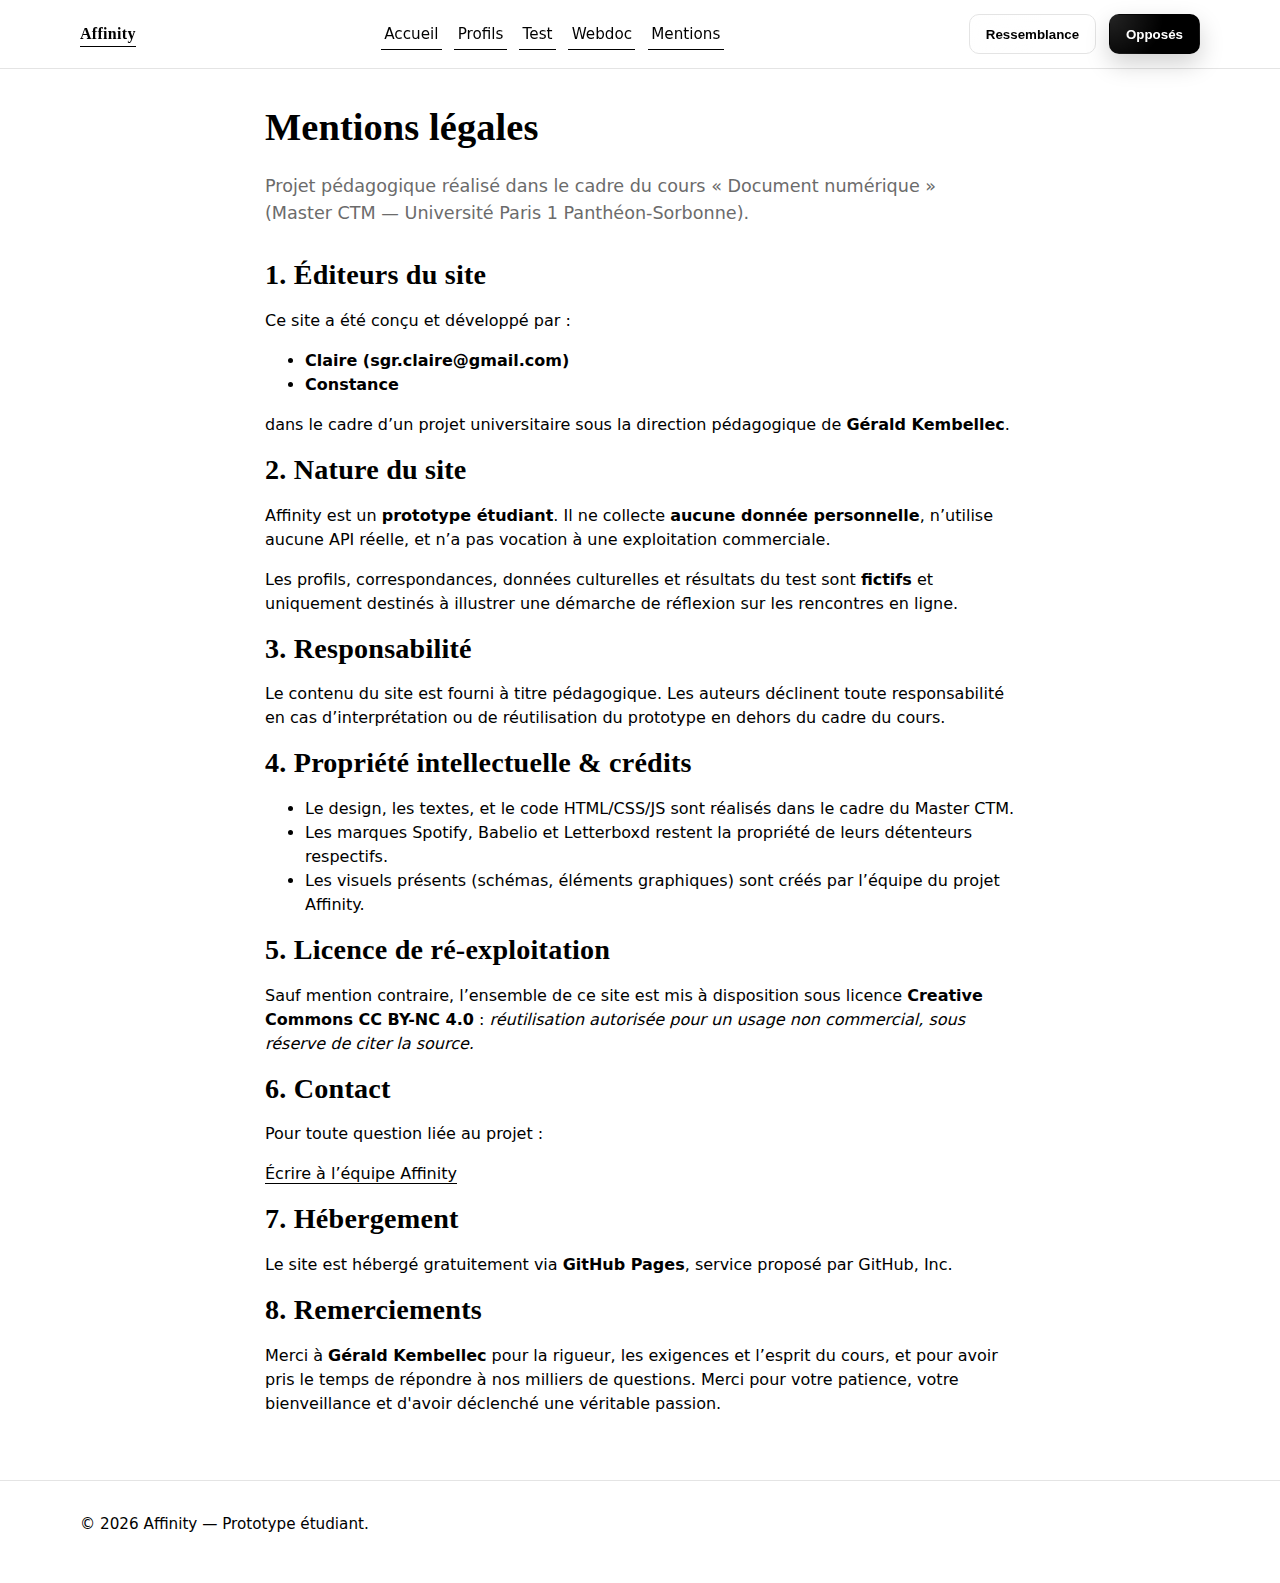
<file: mentions.html>
<!doctype html>
<html lang="fr" data-match="similar">
<head>
  <meta charset="utf-8">
  <title>Affinity — Mentions légales</title>
  <meta name="viewport" content="width=device-width, initial-scale=1">
  <meta name="description" content="Mentions légales du projet Affinity (Master CTM — Document numérique).">
  <link rel="stylesheet" href="style.css">
</head>

<body>

  <!-- HEADER GLOBAL -->
  <header class="header">
    <div class="container nav">

      <a class="logo-title brand" href="index.html" aria-label="Retour à l’accueil">
        <span>Affinity</span>
      </a>

      <nav class="main-nav" aria-label="Navigation principale">
        <div class="list--inline">
          <a href="index.html">Accueil</a>
          <a href="profils.html">Profils</a>
          <a href="quiz.html">Test</a>
          <a href="webdoc.html">Webdoc</a>
          <a href="mentions.html" aria-current="page">Mentions</a>
        </div>
      </nav>

      <div class="list--inline" role="group" aria-label="Choix de mode">
        <button class="btn btn--ghost" id="btnSimilar" type="button">Ressemblance</button>
        <button class="btn" id="btnOpposites" type="button">Opposés</button>
      </div>
    </div>
  </header>

  <!-- CONTENU -->
  <main class="container" style="padding:2.2rem 0 3rem; max-width:750px">

    <h1>Mentions légales</h1>
    <p class="lead">Projet pédagogique réalisé dans le cadre du cours « Document numérique » (Master CTM — Université Paris 1 Panthéon-Sorbonne).</p>

    <section class="stack-2" style="margin-top:2rem">

      <h2>1. Éditeurs du site</h2>
      <p>
        Ce site a été conçu et développé par :
      </p>
      <ul>
        <li><strong>Claire (sgr.claire@gmail.com)</strong></li>
        <li><strong>Constance</strong></li>
      </ul>
      <p>
        dans le cadre d’un projet universitaire sous la direction pédagogique de 
        <strong>Gérald Kembellec</strong>.
      </p>

      <h2>2. Nature du site</h2>
      <p>
        Affinity est un <strong>prototype étudiant</strong>.  
        Il ne collecte <strong>aucune donnée personnelle</strong>, n’utilise aucune API réelle, et n’a pas vocation 
        à une exploitation commerciale.
      </p>
      <p>
        Les profils, correspondances, données culturelles et résultats du test sont <strong>fictifs</strong> et 
        uniquement destinés à illustrer une démarche de réflexion sur les rencontres en ligne.
      </p>

      <h2>3. Responsabilité</h2>
      <p>
        Le contenu du site est fourni à titre pédagogique.  
        Les auteurs déclinent toute responsabilité en cas d’interprétation ou de réutilisation du prototype
        en dehors du cadre du cours.
      </p>

      <h2>4. Propriété intellectuelle & crédits</h2>
      <ul>
        <li>Le design, les textes, et le code HTML/CSS/JS sont réalisés dans le cadre du Master CTM.</li>
        <li>Les marques Spotify, Babelio et Letterboxd restent la propriété de leurs détenteurs respectifs.</li>
        <li>Les visuels présents (schémas, éléments graphiques) sont créés par l’équipe du projet Affinity.</li>
      </ul>

      <h2>5. Licence de ré-exploitation</h2>
      <p>
        Sauf mention contraire, l’ensemble de ce site est mis à disposition sous licence  
        <strong>Creative Commons CC BY-NC 4.0</strong> :  
        <em>réutilisation autorisée pour un usage non commercial, sous réserve de citer la source.</em>
      </p>

      <h2>6. Contact</h2>
      <p>
        Pour toute question liée au projet :
      </p>
      <p>
        <a href="mailto:sgr.claire@gmail.com?subject=Contact%20Affinity&body=Bonjour,%20je%20vous%20%C3%A9cris%20depuis%20la%20page%20Mentions.">
          Écrire à l’équipe Affinity
        </a>
      </p>

      <h2>7. Hébergement</h2>
      <p>
        Le site est hébergé gratuitement via <strong>GitHub Pages</strong>, service proposé par GitHub, Inc.
      </p>

      <h2>8. Remerciements</h2>
      <p>
        Merci à <strong>Gérald Kembellec</strong> pour la rigueur, les exigences et l’esprit du cours,  
        et pour avoir pris le temps de répondre à nos milliers de questions. Merci pour votre patience, votre bienveillance et d'avoir déclenché une véritable passion.  
  
      </p>

    </section>

  </main>

  <!-- FOOTER -->
  <footer class="footer">
    <div class="container">
      <p>© <span id="year"></span> Affinity — Prototype étudiant.</p>
    </div>
  </footer>

  <!-- JS -->
  <script>
    document.getElementById("year").textContent = new Date().getFullYear();

    const root = document.documentElement;
    document.getElementById("btnSimilar").addEventListener("click", () => {
      root.setAttribute("data-match", "similar");
    });
    document.getElementById("btnOpposites").addEventListener("click", () => {
      root.setAttribute("data-match", "opposites");
    });
  </script>

</body>
</html>
</file>
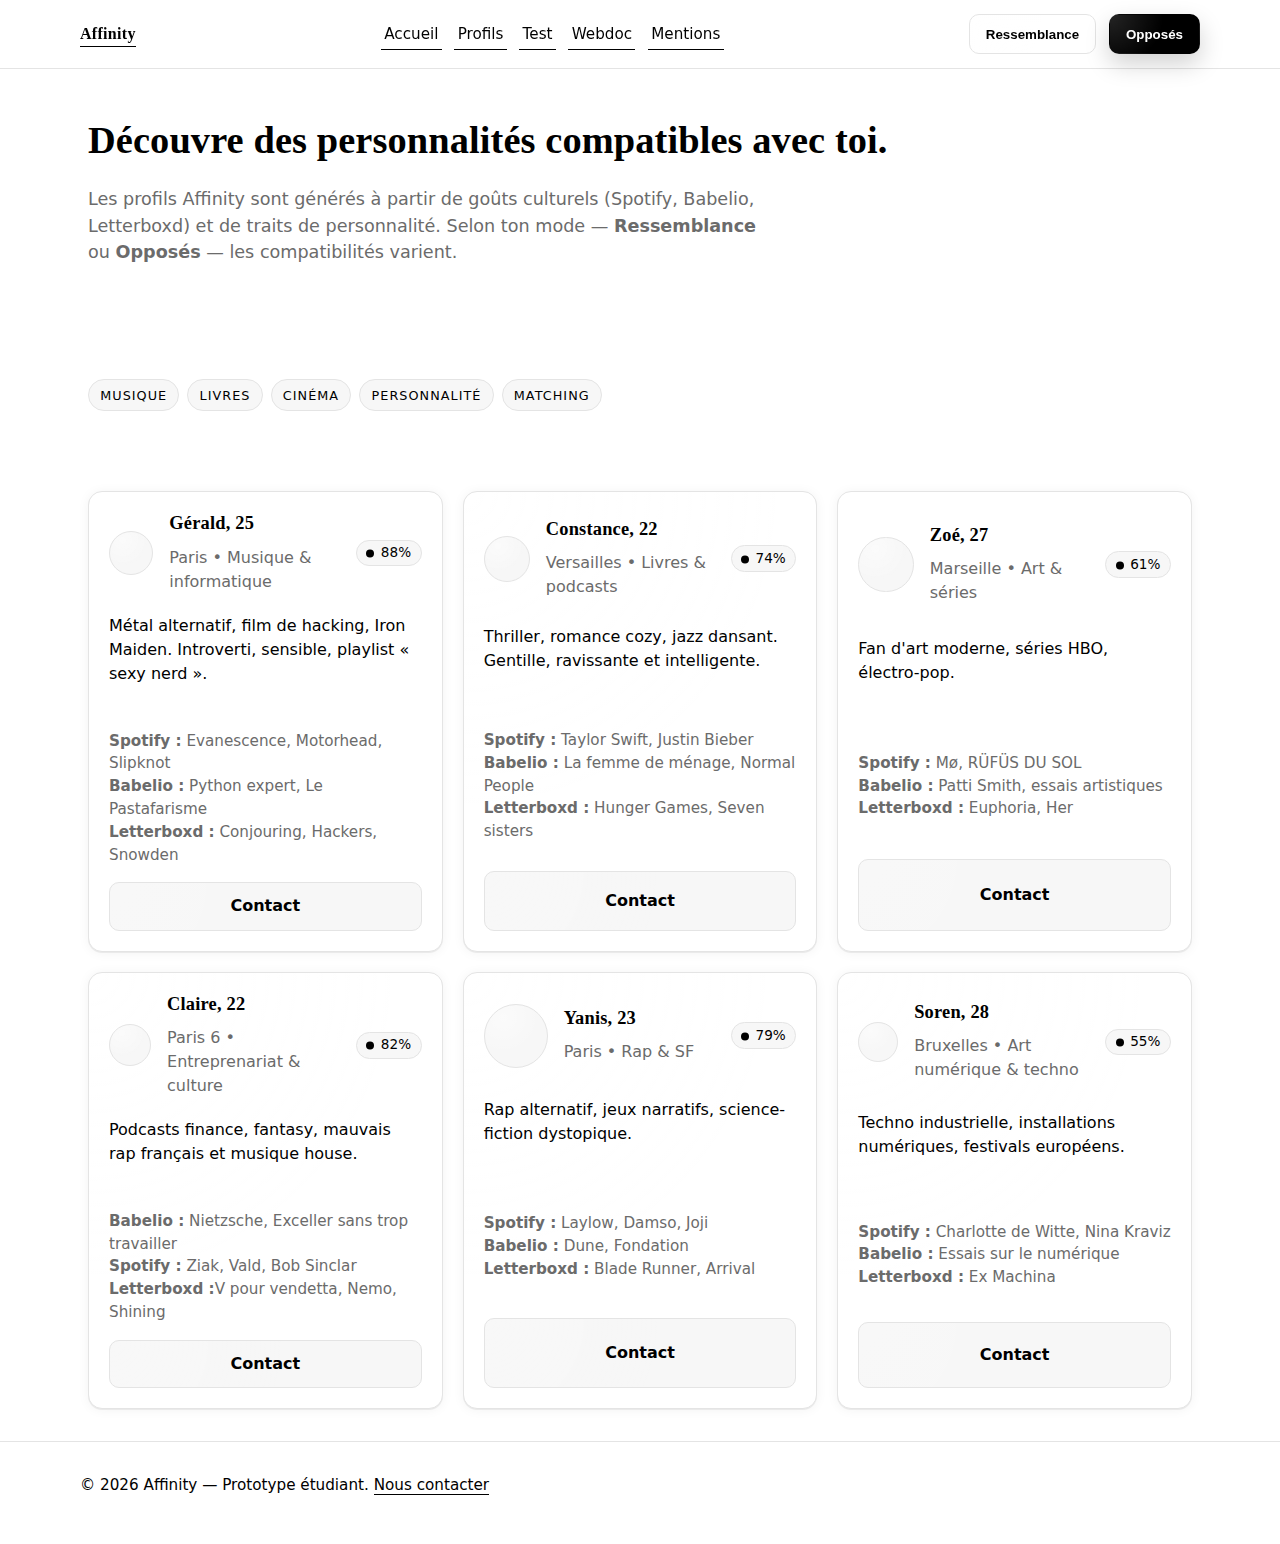
<file: profils.html>
<!doctype html>
<html lang="fr" data-match="similar">
<head>
  <meta charset="utf-8">
  <title>Affinity — Profils</title>
  <meta name="viewport" content="width=device-width, initial-scale=1">
  <meta name="description" content="Profils Affinity — Rencontres par goûts culturels et personnalité.">
  <link rel="stylesheet" href="style.css">
</head>

<body>

  <!-- HEADER (identique à index pour cohérence multi-page) -->
  <header class="header">
    <div class="container nav">
      <a class="logo-title brand" href="index.html" aria-label="Aller à l’accueil">
        <span>Affinity</span>
      </a>

      <nav class="main-nav" aria-label="Navigation principale">
        <div class="list--inline">
          <a href="index.html">Accueil</a>
          <a href="profils.html" aria-current="page">Profils</a>
          <a href="quiz.html">Test</a>
          <a href="webdoc.html">Webdoc</a>
          <a href="mentions.html">Mentions</a>
        </div>
      </nav>

      <div class="list--inline" role="group" aria-label="Choix de mode">
        <button class="btn btn--ghost" id="btnSimilar" type="button" title="Qui se ressemble s’assemble">Ressemblance</button>
        <button class="btn" id="btnOpposites" type="button" title="Les opposés s’attirent">Opposés</button>
      </div>
    </div>
  </header>

  <!-- CONTENU -->
  <main>

    <!-- INTRO PROFILS -->
    <section class="section">
      <div class="container">
        <h1>Découvre des personnalités compatibles avec toi.</h1>
        <p class="lead">
          Les profils Affinity sont générés à partir de goûts culturels (Spotify, Babelio, Letterboxd) et de traits de personnalité.
          Selon ton mode — <strong>Ressemblance</strong> ou <strong>Opposés</strong> — les compatibilités varient.
        </p>
      </div>
    </section>

    <!-- FILTRES (non interactif, décoratif mais sémantique) -->
    <section class="section">
      <div class="container">
        <div class="chips">
          <span class="chip">Musique</span>
          <span class="chip">Livres</span>
          <span class="chip">Cinéma</span>
          <span class="chip">Personnalité</span>
          <span class="chip">Matching</span>
        </div>
      </div>
    </section>

    <!-- LISTE DES PROFILS -->
    <section class="section" style="padding:2rem 0">
      <div class="container grid grid--cards">

        <!-- PROFIL 1 -->
        <article class="card">
          <div class="card__header">
            <div style="display:flex; gap:1rem; align-items:center">
              <div class="avatar"></div>
              <div>
                <h3>Gérald, 25</h3>
                <p class="muted">Paris • Musique & informatique</p>
              </div>
            </div>
            <div class="badge"><span class="badge__dot"></span>88%</div>
          </div>
          <p>Métal alternatif, film de hacking, Iron Maiden. Introverti, sensible, playlist « sexy nerd ».</p>

          <ul class="kpi-list">
            <li><strong>Spotify :</strong> Evanescence, Motorhead, Slipknot</li>
            <li><strong>Babelio :</strong> Python expert, Le Pastafarisme</li>
            <li><strong>Letterboxd :</strong> Conjouring, Hackers, Snowden</li>
          </ul>

          <a class="btn btn--subtle">Contact</a>
        </article>

        <!-- PROFIL 2 -->
        <article class="card">
          <div class="card__header">
            <div style="display:flex; gap:1rem; align-items:center">
              <div class="avatar"></div>
              <div>
                <h3>Constance, 22</h3>
                <p class="muted">Versailles • Livres & podcasts</p>
              </div>
            </div>
            <div class="badge"><span class="badge__dot"></span>74%</div>
          </div>
          <p>Thriller, romance cozy, jazz dansant. Gentille, ravissante et intelligente.</p>

          <ul class="kpi-list">
            <li><strong>Spotify :</strong> Taylor Swift, Justin Bieber</li>
            <li><strong>Babelio :</strong> La femme de ménage, Normal People</li>
            <li><strong>Letterboxd :</strong> Hunger Games, Seven sisters</li>
          </ul>

          <a class="btn btn--subtle">Contact</a>
        </article>

        <!-- PROFIL 3 -->
        <article class="card">
          <div class="card__header">
            <div style="display:flex; gap:1rem; align-items:center">
              <div class="avatar"></div>
              <div>
                <h3>Zoé, 27</h3>
                <p class="muted">Marseille • Art & séries</p>
              </div>
            </div>
            <div class="badge"><span class="badge__dot"></span>61%</div>
          </div>
          <p>Fan d'art moderne, séries HBO, électro-pop.</p>

          <ul class="kpi-list">
            <li><strong>Spotify :</strong> Mø, RÜFÜS DU SOL</li>
            <li><strong>Babelio :</strong> Patti Smith, essais artistiques</li>
            <li><strong>Letterboxd :</strong> Euphoria, Her</li>
          </ul>

          <a class="btn btn--subtle">Contact</a>
        </article>

        <!-- PROFIL 4 -->
        <article class="card">
          <div class="card__header">
            <div style="display:flex; gap:1rem; align-items:center">
              <div class="avatar"></div>
              <div>
                <h3>Claire, 22</h3>
                <p class="muted">Paris 6 • Entreprenariat & culture</p>
              </div>
            </div>
            <div class="badge"><span class="badge__dot"></span>82%</div>
          </div>
          <p>Podcasts finance, fantasy, mauvais rap français et musique house.</p>

          <ul class="kpi-list">
            <li><strong>Babelio :</strong> Nietzsche, Exceller sans trop travailler</li>
            <li><strong>Spotify :</strong> Ziak, Vald, Bob Sinclar</li>
            <li><strong>Letterboxd :</strong>V pour vendetta, Nemo, Shining</li>
          </ul>

          <a class="btn btn--subtle">Contact</a>
        </article>

        <!-- PROFIL 5 -->
        <article class="card">
          <div class="card__header">
            <div style="display:flex; gap:1rem; align-items:center">
              <div class="avatar"></div>
              <div>
                <h3>Yanis, 23</h3>
                <p class="muted">Paris • Rap & SF</p>
              </div>
            </div>
            <div class="badge"><span class="badge__dot"></span>79%</div>
          </div>
          <p>Rap alternatif, jeux narratifs, science-fiction dystopique.</p>

          <ul class="kpi-list">
            <li><strong>Spotify :</strong> Laylow, Damso, Joji</li>
            <li><strong>Babelio :</strong> Dune, Fondation</li>
            <li><strong>Letterboxd :</strong> Blade Runner, Arrival</li>
          </ul>

          <a class="btn btn--subtle">Contact</a>
        </article>

        <!-- PROFIL 6 -->
        <article class="card">
          <div class="card__header">
            <div style="display:flex; gap:1rem; align-items:center">
              <div class="avatar"></div>
              <div>
                <h3>Soren, 28</h3>
                <p class="muted">Bruxelles • Art numérique & techno</p>
              </div>
            </div>
            <div class="badge"><span class="badge__dot"></span>55%</div>
          </div>
          <p>Techno industrielle, installations numériques, festivals européens.</p>

          <ul class="kpi-list">
            <li><strong>Spotify :</strong> Charlotte de Witte, Nina Kraviz</li>
            <li><strong>Babelio :</strong> Essais sur le numérique</li>
            <li><strong>Letterboxd :</strong> Ex Machina</li>
          </ul>

          <a class="btn btn--subtle">Contact</a>
        </article>

      </div>
    </section>

  </main>

  <!-- FOOTER -->
  <footer class="footer">
    <div class="container">
      <p>© <span id="year"></span> Affinity — Prototype étudiant.  
      <a href="mailto:sgr.claire@gmail.com?subject=Contact%20Affinity&body=Bonjour%2C%20je%20vous%20écris%20depuis%20la%20page%20Profils.">
        Nous contacter
      </a></p>
    </div>
  </footer>

  <!-- JS -->
  <script>
    document.getElementById('year').textContent = new Date().getFullYear();

    const root = document.documentElement;
    document.getElementById('btnSimilar').addEventListener('click', () => {
      root.setAttribute('data-match','similar');
    });
    document.getElementById('btnOpposites').addEventListener('click', () => {
      root.setAttribute('data-match','opposites');
    });
  </script>

</body>
</html>
</file>
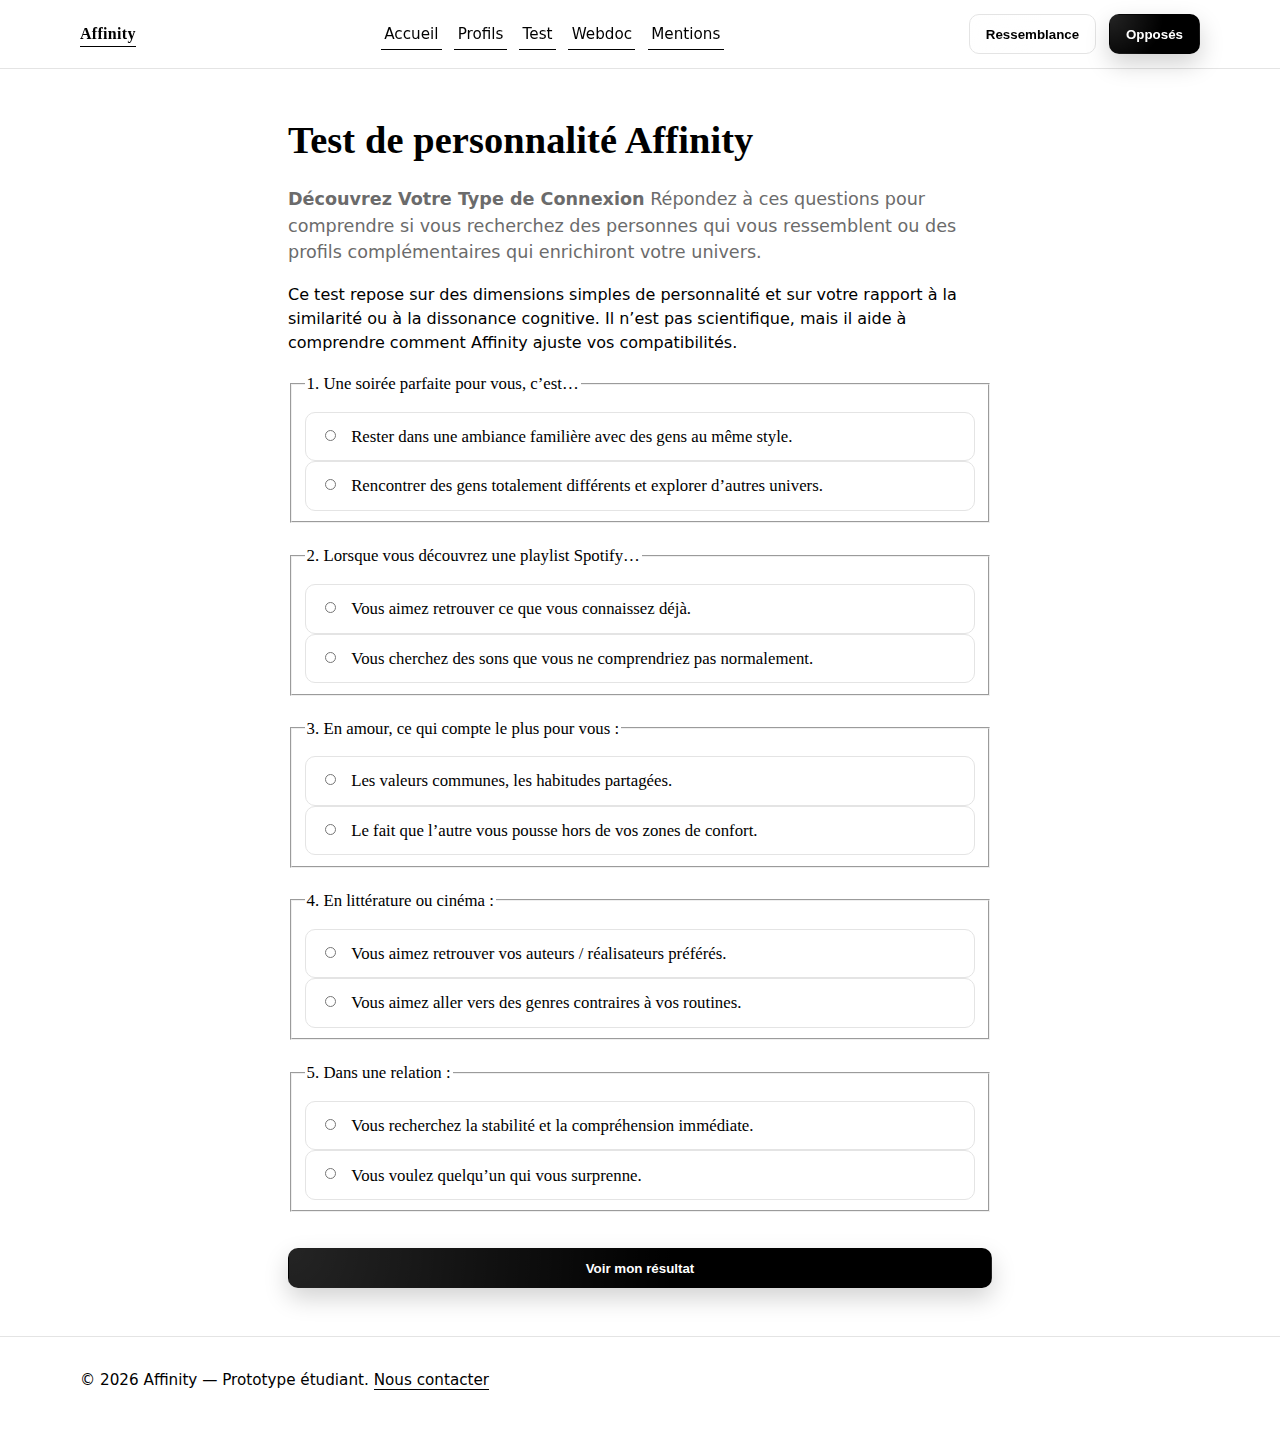
<file: quiz.html>
<!doctype html>
<html lang="fr" data-match="similar">
<head>
  <meta charset="utf-8">
  <title>Affinity — Test de personnalité</title>
  <meta name="viewport" content="width=device-width, initial-scale=1">
  <meta name="description" content="Test de personnalité Affinity : découvrez si vous cherchez votre opposé ou quelqu’un qui vous ressemble.">
  <link rel="stylesheet" href="style.css">
</head>

<body>

  <!-- HEADER GLOBAL -->
  <header class="header">
    <div class="container nav">
      <a class="logo-title brand" href="index.html" aria-label="Aller à l’accueil">
        <span>Affinity</span>
      </a>

      <nav class="main-nav">
        <div class="list--inline">
          <a href="index.html">Accueil</a>
          <a href="profils.html">Profils</a>
          <a href="quiz.html" aria-current="page">Test</a>
          <a href="webdoc.html">Webdoc</a>
          <a href="mentions.html">Mentions</a>
        </div>
      </nav>

      <div class="list--inline" role="group" aria-label="Choix de mode">
        <button class="btn btn--ghost" id="btnSimilar" type="button">Ressemblance</button>
        <button class="btn" id="btnOpposites" type="button">Opposés</button>
      </div>
    </div>
  </header>

  <!-- CONTENU : TEST -->
  <main>

    <section class="section">
      <div class="container" style="max-width:720px">

        <h1>Test de personnalité Affinity</h1>
        <p class="lead">
      <strong>Découvrez Votre Type de Connexion</strong>
Répondez à ces questions pour comprendre si vous recherchez des personnes qui vous ressemblent ou des profils complémentaires qui enrichiront votre univers.
        </p>

        <p>
          Ce test repose sur des dimensions simples de personnalité et sur votre rapport à la 
        similarité ou à la dissonance cognitive.  
          Il n’est pas scientifique, mais il aide à comprendre comment Affinity ajuste vos compatibilités.
        </p>

        <!-- FORMULAIRE -->
        <form id="affinityTest" class="quiz">

          <!-- Question 1 -->
          <fieldset class="quiz__question">
            <legend>1. Une soirée parfaite pour vous, c’est…</legend>
            <label class="quiz__option">
              <input type="radio" name="q1" value="similar">
              Rester dans une ambiance familière avec des gens au même style.
            </label>
            <label class="quiz__option">
              <input type="radio" name="q1" value="opposites">
              Rencontrer des gens totalement différents et explorer d’autres univers.
            </label>
          </fieldset>

          <!-- Question 2 -->
          <fieldset class="quiz__question">
            <legend>2. Lorsque vous découvrez une playlist Spotify…</legend>
            <label class="quiz__option">
              <input type="radio" name="q2" value="similar">
              Vous aimez retrouver ce que vous connaissez déjà.
            </label>
            <label class="quiz__option">
              <input type="radio" name="q2" value="opposites">
              Vous cherchez des sons que vous ne comprendriez pas normalement.
            </label>
          </fieldset>

          <!-- Question 3 -->
          <fieldset class="quiz__question">
            <legend>3. En amour, ce qui compte le plus pour vous :</legend>
            <label class="quiz__option">
              <input type="radio" name="q3" value="similar">
              Les valeurs communes, les habitudes partagées.
            </label>
            <label class="quiz__option">
              <input type="radio" name="q3" value="opposites">
              Le fait que l’autre vous pousse hors de vos zones de confort.
            </label>
          </fieldset>

          <!-- Question 4 -->
          <fieldset class="quiz__question">
            <legend>4. En littérature ou cinéma :</legend>
            <label class="quiz__option">
              <input type="radio" name="q4" value="similar">
              Vous aimez retrouver vos auteurs / réalisateurs préférés.
            </label>
            <label class="quiz__option">
              <input type="radio" name="q4" value="opposites">
              Vous aimez aller vers des genres contraires à vos routines.
            </label>
          </fieldset>

          <!-- Question 5 -->
          <fieldset class="quiz__question">
            <legend>5. Dans une relation :</legend>
            <label class="quiz__option">
              <input type="radio" name="q5" value="similar">
              Vous recherchez la stabilité et la compréhension immédiate.
            </label>
            <label class="quiz__option">
              <input type="radio" name="q5" value="opposites">
              Vous voulez quelqu’un qui vous surprenne.
            </label>
          </fieldset>

          <button class="btn" type="submit" style="margin-top:1rem">Voir mon résultat</button>
        </form>

        <!-- Résultat -->
        <div id="quizResult" class="quiz__result" style="display:none; margin-top:2rem">
          <h2>Votre résultat</h2>
          <p id="quizText"></p>

          <a href="profils.html" class="btn btn--ghost" style="margin-top:1rem">
            Voir mes compatibilités
          </a>
        </div>

      </div>
    </section>

  </main>

  <!-- FOOTER -->
  <footer class="footer">
    <div class="container">
      <p>© <span id="year"></span> Affinity — Prototype étudiant.
      <a href="mailto:sgr.claire@gmail.com?subject=Contact%20Affinity&body=Bonjour%2C%20je%20vous%20écris%20suite%20au%20test.">
        Nous contacter
      </a></p>
    </div>
  </footer>

  <!-- JS -->
  <script>
    // année dynamique
    document.getElementById("year").textContent = new Date().getFullYear();

    // bascule de mode dans l'en-tête
    const root = document.documentElement;
    document.getElementById("btnSimilar").addEventListener("click", () => {
      root.setAttribute("data-match", "similar");
    });
    document.getElementById("btnOpposites").addEventListener("click", () => {
      root.setAttribute("data-match", "opposites");
    });

    // Test
    const form = document.getElementById("affinityTest");
    const quizResult = document.getElementById("quizResult");
    const quizText = document.getElementById("quizText");

    form.addEventListener("submit", function (e) {
      e.preventDefault();

      const data = new FormData(form);
      let similar = 0;
      let opposites = 0;

      for (const [, value] of data.entries()) {
        if (value === "similar") similar++;
        else opposites++;
      }

      quizResult.style.display = "block";

      if (similar >= opposites) {
        root.setAttribute("data-match", "similar");
        quizText.innerHTML = `
          Vous êtes plutôt <strong>team Ressemblance</strong>.<br>
          Votre personnalité valorise l’harmonie, la stabilité et la continuité culturelle.
        `;
      } else {
        root.setAttribute("data-match", "opposites");
        quizText.innerHTML = `
          Vous êtes plutôt <strong>team Opposés</strong>.<br>
          Vous aimez la nouveauté, la stimulation et la découverte de mondes différents du vôtre.
        `;
      }
    });
  </script>

</body>
</html>
</file>
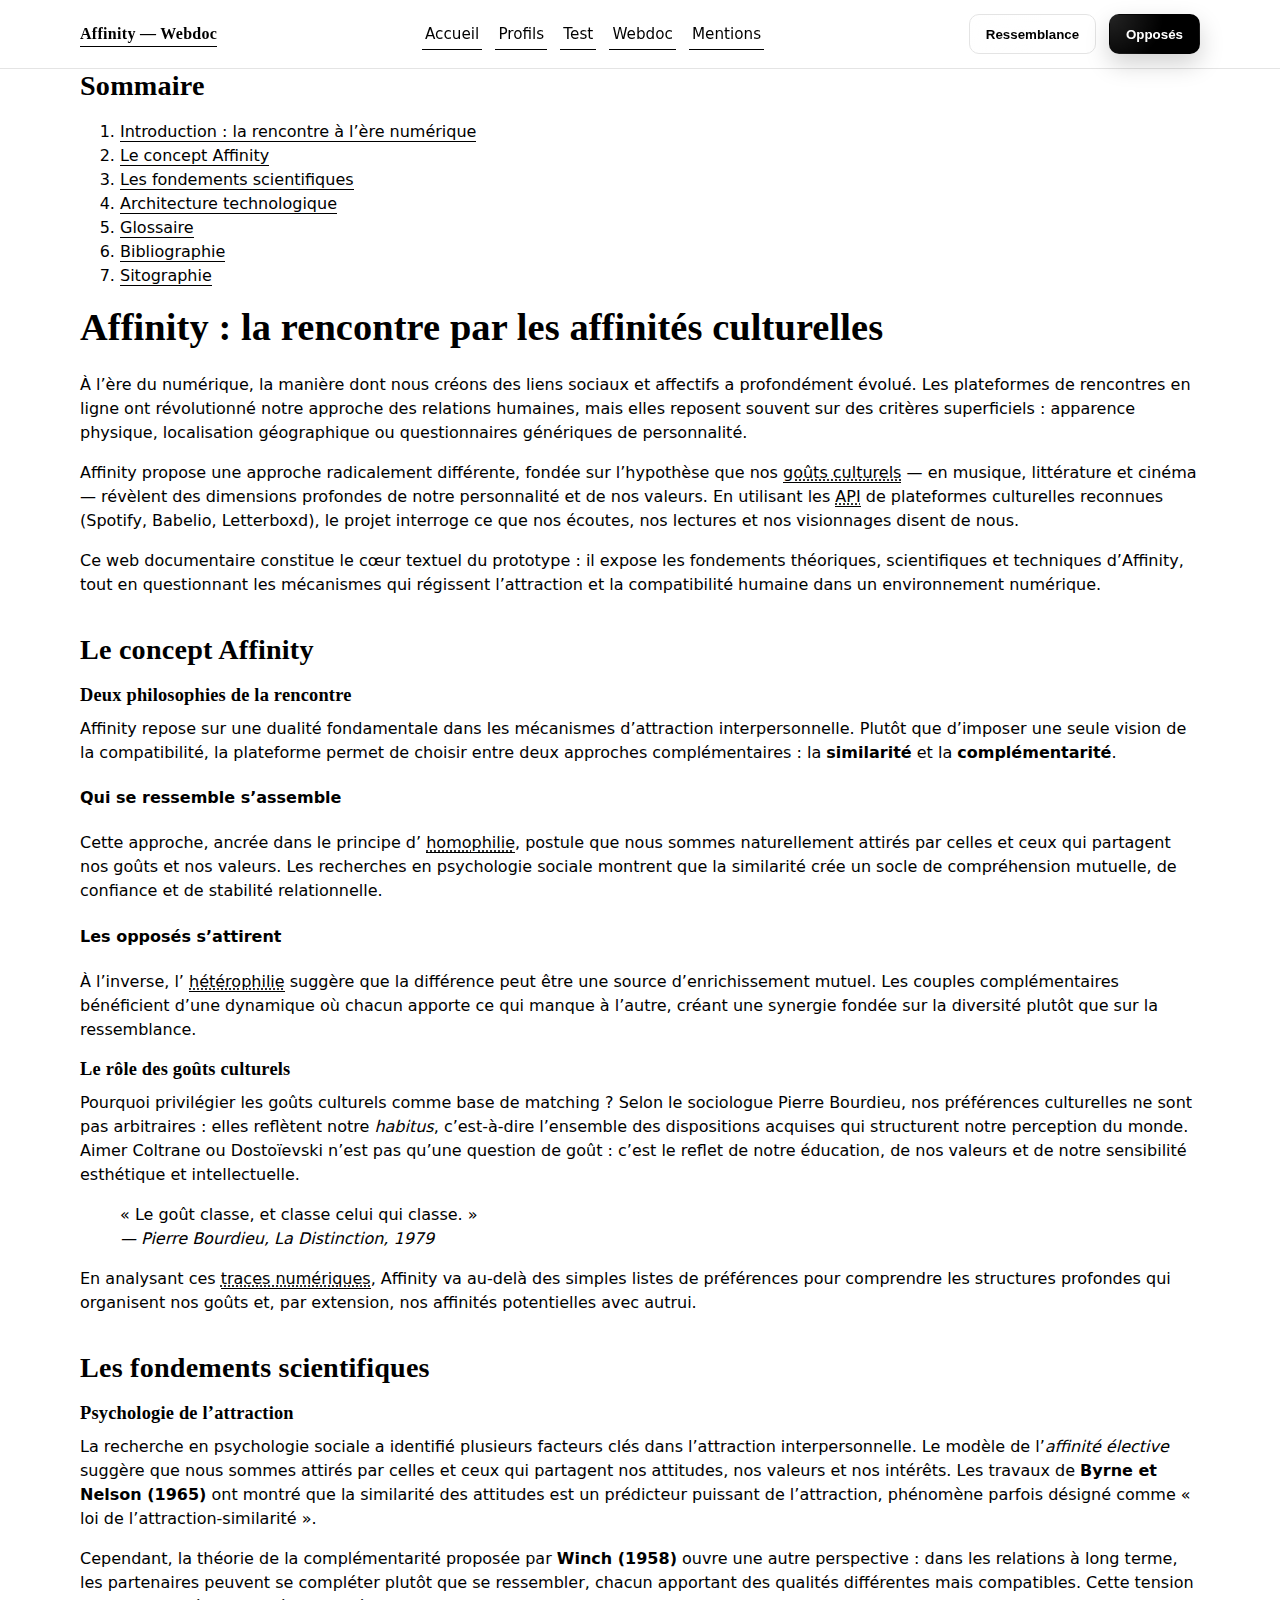
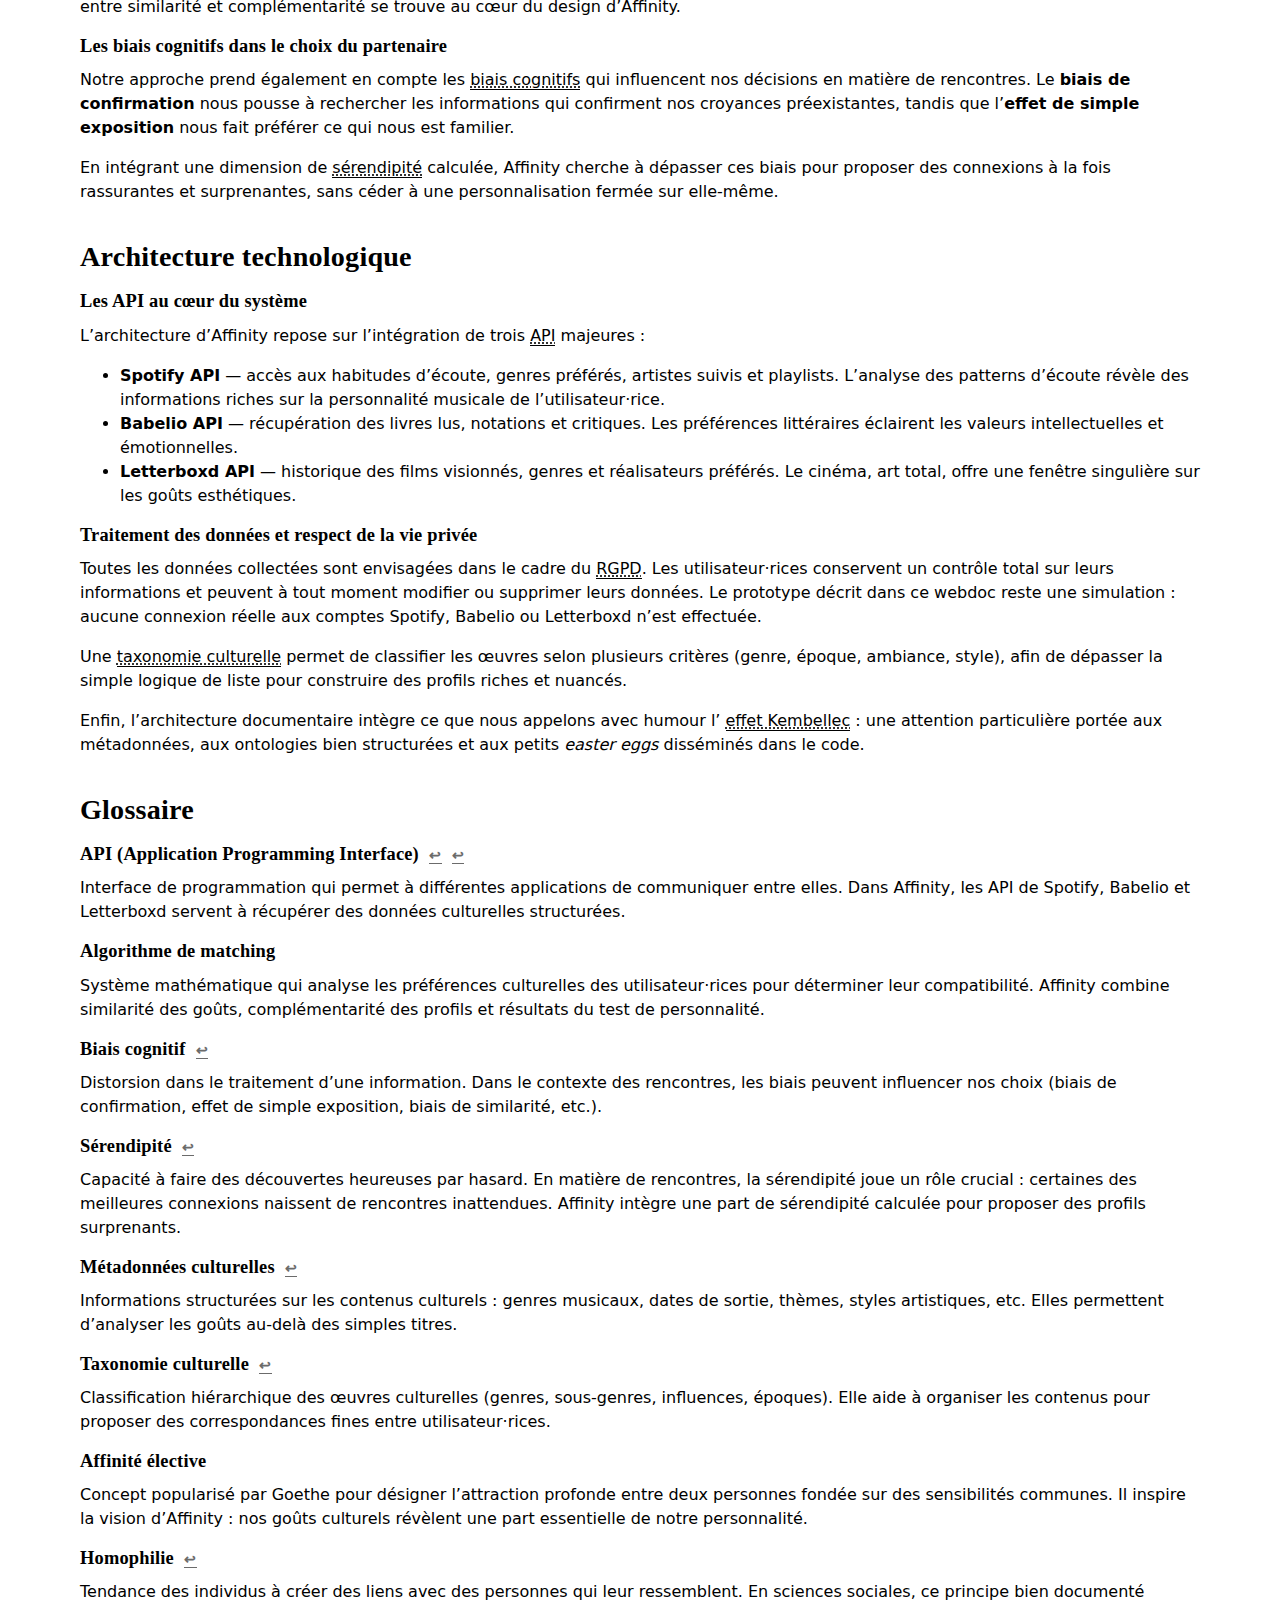
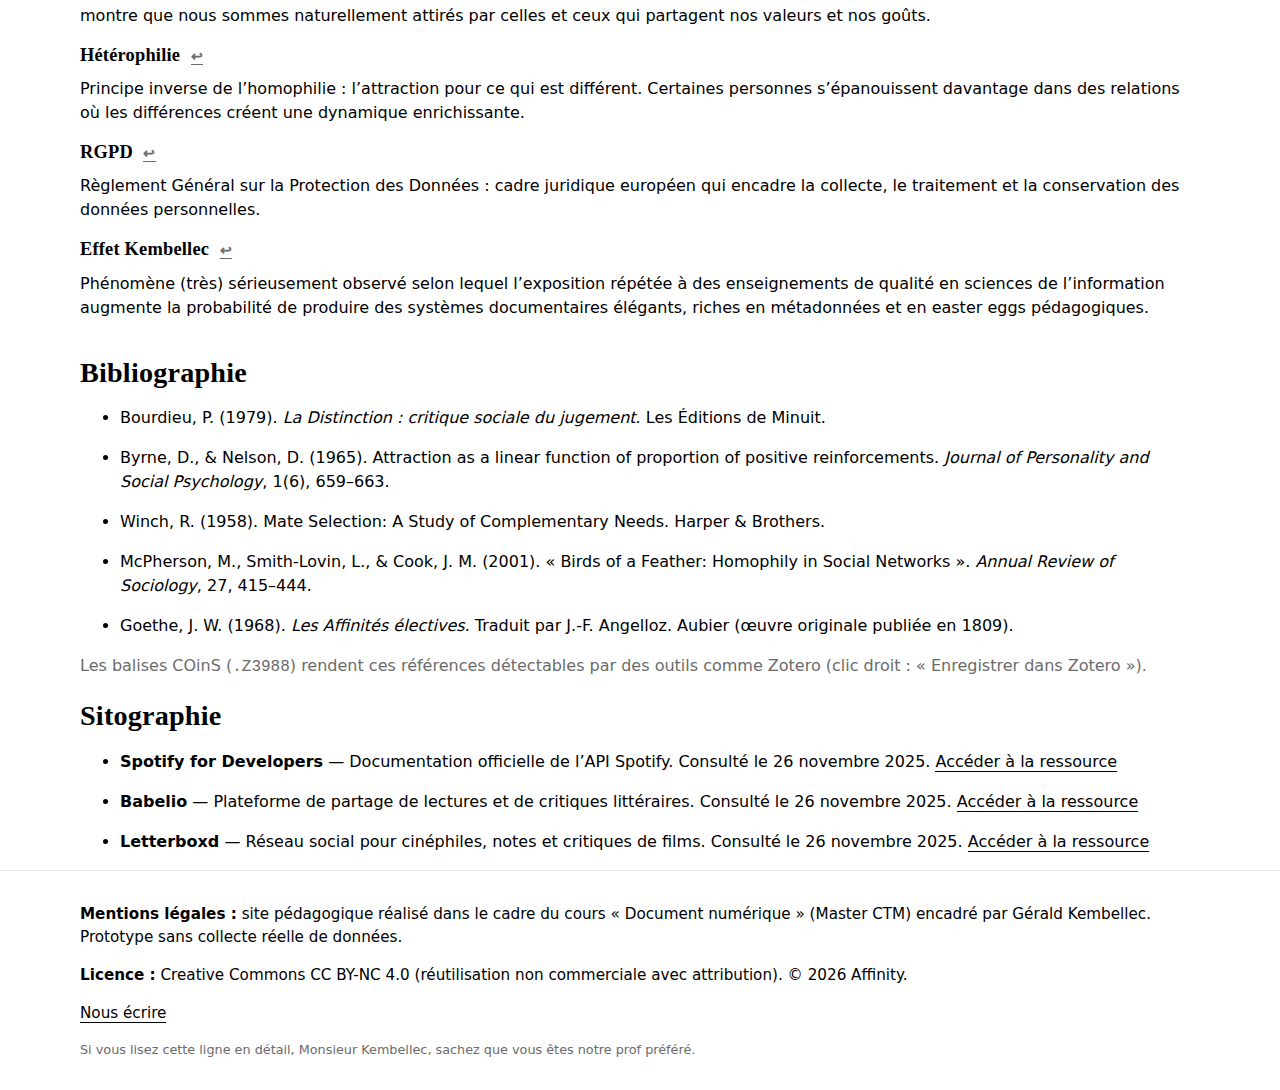
<file: webdoc2.html>
<!doctype html>
<html lang="fr" data-match="similar">
<head>
  <meta charset="utf-8">
  <title>Affinity — Web documentaire (Document numérique)</title>
  <meta name="viewport" content="width=device-width,initial-scale=1">
  <meta name="description" content="Web documentaire Affinity : la rencontre par affinités culturelles, entre fondements scientifiques, architecture technologique et design éditorial.">
  <meta name="author" content="Claire & Constance — Master CTM">
  <meta name="keywords" content="web documentaire, affinités culturelles, rencontres, algorithmes, homophilie, biais cognitifs">

  <link rel="stylesheet" href="style.css">
</head>

<body>
  <!-- HEADER GLOBAL -->
  <header class="header">
    <div class="container nav">
      <a class="logo-title brand" href="index.html" aria-label="Retour à l’accueil">
        <span>Affinity — Webdoc</span>
      </a>

      <!-- NAV PRINCIPALE DU SITE -->
      <nav class="main-nav" aria-label="Navigation principale">
        <div class="list--inline">
          <a href="index.html">Accueil</a>
          <a href="profils.html">Profils</a>
          <a href="quiz.html">Test</a>
          <a href="webdoc.html" aria-current="page">Webdoc</a>
          <a href="mentions.html">Mentions</a>
        </div>
      </nav>

      <!-- SWITCH MODE -->
      <div class="list--inline" role="group" aria-label="Choix de mode">
        <button class="btn btn--ghost" id="btnSimilar" type="button" title="Qui se ressemble s’assemble">Ressemblance</button>
        <button class="btn" id="btnOpposites" type="button" title="Les opposés s’attirent">Opposés</button>
      </div>
    </div>
  </header>

  <!-- CONTENU PRINCIPAL -->
  <main class="container webdoc-main">

    <!-- SOMMAIRE ENCADRÉ -->
    <aside class="webdoc-summary" aria-labelledby="sommaire-titre">
      <h2 id="sommaire-titre">Sommaire</h2>
      <ol>
        <li><a href="#section-intro">Introduction : la rencontre à l’ère numérique</a></li>
        <li><a href="#section-concept">Le concept Affinity</a></li>
        <li><a href="#section-fondements">Les fondements scientifiques</a></li>
        <li><a href="#section-architecture">Architecture technologique</a></li>
        <li><a href="#glossaire">Glossaire</a></li>
        <li><a href="#biblio">Bibliographie</a></li>
        <li><a href="#sitographie">Sitographie</a></li>
      </ol>
    </aside>

    <!-- ARTICLE HTML5 GLOBAL -->
    <article id="webdoc-article" aria-label="Web documentaire Affinity">

      <!-- 1. INTRODUCTION -->
      <section id="section-intro" class="webdoc-section">
        <h1>Affinity : la rencontre par les affinités culturelles</h1>

        <p>
          À l’ère du numérique, la manière dont nous créons des liens sociaux et affectifs a profondément évolué. 
          Les plateformes de rencontres en ligne ont révolutionné notre approche des relations humaines, mais elles 
          reposent souvent sur des critères superficiels : apparence physique, localisation géographique ou 
          questionnaires génériques de personnalité.
        </p>

        <p>
          Affinity propose une approche radicalement différente, fondée sur l’hypothèse que nos 
          <a class="def-ref" href="#g-metadonnees" id="u-metadonnees">goûts culturels</a> — en musique, 
          littérature et cinéma — révèlent des dimensions profondes de notre personnalité et de nos valeurs. 
          En utilisant les <a class="def-ref" href="#g-api" id="u-api-intro">API</a> de plateformes culturelles 
          reconnues (Spotify, Babelio, Letterboxd), le projet interroge ce que nos écoutes, nos lectures et nos 
          visionnages disent de nous.
        </p>

        <p>
          Ce web documentaire constitue le cœur textuel du prototype : il expose les fondements théoriques, 
          scientifiques et techniques d’Affinity, tout en questionnant les mécanismes qui régissent l’attraction 
          et la compatibilité humaine dans un environnement numérique.
        </p>
      </section>

      <!-- 2. LE CONCEPT AFFINITY -->
      <section id="section-concept" class="webdoc-section">
        <h2>Le concept Affinity</h2>

        <h3>Deux philosophies de la rencontre</h3>
        <p>
          Affinity repose sur une dualité fondamentale dans les mécanismes d’attraction interpersonnelle. 
          Plutôt que d’imposer une seule vision de la compatibilité, la plateforme permet de choisir entre 
          deux approches complémentaires : la <strong>similarité</strong> et la <strong>complémentarité</strong>.
        </p>

        <!-- CARTES 2 COLONNES -->
        <div class="webdoc-cards-2">
          <section class="webdoc-card">
            <h4>Qui se ressemble s’assemble</h4>
            <p>
              Cette approche, ancrée dans le principe d’
              <a class="def-ref" href="#g-homophilie" id="u-homophilie">homophilie</a>, postule que nous sommes 
              naturellement attirés par celles et ceux qui partagent nos goûts et nos valeurs. Les recherches en 
              psychologie sociale montrent que la similarité crée un socle de compréhension mutuelle, de confiance 
              et de stabilité relationnelle.
            </p>
          </section>

          <section class="webdoc-card">
            <h4>Les opposés s’attirent</h4>
            <p>
              À l’inverse, l’
              <a class="def-ref" href="#g-heterophilie" id="u-heterophilie">hétérophilie</a> suggère que la 
              différence peut être une source d’enrichissement mutuel. Les couples complémentaires bénéficient 
              d’une dynamique où chacun apporte ce qui manque à l’autre, créant une synergie fondée sur la 
              diversité plutôt que sur la ressemblance.
            </p>
          </section>
        </div>

        <h3>Le rôle des goûts culturels</h3>
        <p>
          Pourquoi privilégier les goûts culturels comme base de matching&nbsp;? Selon le sociologue 
          Pierre Bourdieu, nos préférences culturelles ne sont pas arbitraires : elles reflètent notre 
          <em>habitus</em>, c’est-à-dire l’ensemble des dispositions acquises qui structurent notre perception 
          du monde. Aimer Coltrane ou Dostoïevski n’est pas qu’une question de goût : c’est le reflet de notre 
          éducation, de nos valeurs et de notre sensibilité esthétique et intellectuelle.
        </p>

        <blockquote class="webdoc-quote">
          «&nbsp;Le goût classe, et classe celui qui classe.&nbsp;»<br>
          <cite>— Pierre Bourdieu, <span lang="fr">La Distinction</span>, 1979</cite>
        </blockquote>

        <p>
          En analysant ces <a class="def-ref" href="#g-traces" id="u-traces">traces numériques</a>, Affinity va 
          au-delà des simples listes de préférences pour comprendre les structures profondes qui organisent nos goûts 
          et, par extension, nos affinités potentielles avec autrui.
        </p>
      </section>

      <!-- 3. FONDEMENTS SCIENTIFIQUES -->
      <section id="section-fondements" class="webdoc-section">
        <h2>Les fondements scientifiques</h2>

        <h3>Psychologie de l’attraction</h3>
        <p>
          La recherche en psychologie sociale a identifié plusieurs facteurs clés dans l’attraction 
          interpersonnelle. Le modèle de l’<em>affinité élective</em> suggère que nous sommes attirés par 
          celles et ceux qui partagent nos attitudes, nos valeurs et nos intérêts. Les travaux de 
          <strong>Byrne et Nelson (1965)</strong> ont montré que la similarité des attitudes est un prédicteur 
          puissant de l’attraction, phénomène parfois désigné comme « loi de l’attraction-similarité ».
        </p>

        <p>
          Cependant, la théorie de la complémentarité proposée par <strong>Winch (1958)</strong> ouvre une autre 
          perspective : dans les relations à long terme, les partenaires peuvent se compléter plutôt que se 
          ressembler, chacun apportant des qualités différentes mais compatibles. Cette tension entre similarité 
          et complémentarité se trouve au cœur du design d’Affinity.
        </p>

        <h3>Les biais cognitifs dans le choix du partenaire</h3>
        <p>
          Notre approche prend également en compte les 
          <a class="def-ref" href="#g-biais" id="u-biais">biais cognitifs</a> qui influencent nos décisions en 
          matière de rencontres. Le <strong>biais de confirmation</strong> nous pousse à rechercher les informations 
          qui confirment nos croyances préexistantes, tandis que l’<strong>effet de simple exposition</strong> 
          nous fait préférer ce qui nous est familier.
        </p>

        <p>
          En intégrant une dimension de <a class="def-ref" href="#g-serendipite" id="u-serendipite">sérendipité</a> 
          calculée, Affinity cherche à dépasser ces biais pour proposer des connexions à la fois rassurantes et 
          surprenantes, sans céder à une personnalisation fermée sur elle-même.
        </p>
      </section>

      <!-- 4. ARCHITECTURE TECHNOLOGIQUE -->
      <section id="section-architecture" class="webdoc-section">
        <h2>Architecture technologique</h2>

        <h3>Les API au cœur du système</h3>
        <p>
          L’architecture d’Affinity repose sur l’intégration de trois 
          <a class="def-ref" href="#g-api" id="u-api-archi">API</a> majeures :
        </p>

        <ul class="webdoc-api-list">
          <li>
            <strong>Spotify API</strong> — accès aux habitudes d’écoute, genres préférés, artistes suivis et playlists. 
            L’analyse des patterns d’écoute révèle des informations riches sur la personnalité musicale de 
            l’utilisateur·rice.
          </li>
          <li>
            <strong>Babelio API</strong> — récupération des livres lus, notations et critiques. Les préférences 
            littéraires éclairent les valeurs intellectuelles et émotionnelles.
          </li>
          <li>
            <strong>Letterboxd API</strong> — historique des films visionnés, genres et réalisateurs préférés. 
            Le cinéma, art total, offre une fenêtre singulière sur les goûts esthétiques.
          </li>
        </ul>

        <h3>Traitement des données et respect de la vie privée</h3>
        <p>
          Toutes les données collectées sont envisagées dans le cadre du 
          <a class="def-ref" href="#g-rgpd" id="u-rgpd">RGPD</a>. Les utilisateur·rices conservent un contrôle 
          total sur leurs informations et peuvent à tout moment modifier ou supprimer leurs données. 
          Le prototype décrit dans ce webdoc reste une simulation : aucune connexion réelle aux comptes 
          Spotify, Babelio ou Letterboxd n’est effectuée.
        </p>

        <p>
          Une <a class="def-ref" href="#g-taxonomie" id="u-taxonomie">taxonomie culturelle</a> permet de classifier 
          les œuvres selon plusieurs critères (genre, époque, ambiance, style), afin de dépasser la simple logique 
          de liste pour construire des profils riches et nuancés.
        </p>

        <p>
          Enfin, l’architecture documentaire intègre ce que nous appelons avec humour l’
          <a class="def-ref" href="#g-kembellec" id="u-kembellec">effet Kembellec</a> : une attention particulière 
          portée aux métadonnées, aux ontologies bien structurées et aux petits <em>easter eggs</em> disséminés 
          dans le code.
        </p>
      </section>

      <!-- 5. GLOSSAIRE -->
      <section id="glossaire" class="webdoc-section">
        <h2>Glossaire</h2>

        <div class="glossary-grid">

          <section class="glossary-card" id="g-api">
            <h3>
              API (Application Programming Interface)
              <a class="backref" href="#u-api-intro" aria-label="Revenir à la première occurrence d’API">↩︎</a>
              <a class="backref" href="#u-api-archi" aria-label="Revenir à l’architecture API">↩︎</a>
            </h3>
            <p>
              Interface de programmation qui permet à différentes applications de communiquer entre elles. 
              Dans Affinity, les API de Spotify, Babelio et Letterboxd servent à récupérer des données 
              culturelles structurées.
            </p>
          </section>

          <section class="glossary-card" id="g-matching">
            <h3>
              Algorithme de matching
            </h3>
            <p>
              Système mathématique qui analyse les préférences culturelles des utilisateur·rices pour déterminer 
              leur compatibilité. Affinity combine similarité des goûts, complémentarité des profils et résultats 
              du test de personnalité.
            </p>
          </section>

          <section class="glossary-card" id="g-biais">
            <h3>
              Biais cognitif
              <a class="backref" href="#u-biais" aria-label="Revenir à la section sur les biais">↩︎</a>
            </h3>
            <p>
              Distorsion dans le traitement d’une information. Dans le contexte des rencontres, les biais peuvent 
              influencer nos choix (biais de confirmation, effet de simple exposition, biais de similarité, etc.).
            </p>
          </section>

          <section class="glossary-card" id="g-serendipite">
            <h3>
              Sérendipité
              <a class="backref" href="#u-serendipite" aria-label="Revenir à la section sur la sérendipité">↩︎</a>
            </h3>
            <p>
              Capacité à faire des découvertes heureuses par hasard. En matière de rencontres, la sérendipité 
              joue un rôle crucial : certaines des meilleures connexions naissent de rencontres inattendues. 
              Affinity intègre une part de sérendipité calculée pour proposer des profils surprenants.
            </p>
          </section>

          <section class="glossary-card" id="g-metadonnees">
            <h3>
              Métadonnées culturelles
              <a class="backref" href="#u-metadonnees" aria-label="Revenir à l’introduction des métadonnées">↩︎</a>
            </h3>
            <p>
              Informations structurées sur les contenus culturels : genres musicaux, dates de sortie, thèmes, 
              styles artistiques, etc. Elles permettent d’analyser les goûts au-delà des simples titres.
            </p>
          </section>

          <section class="glossary-card" id="g-taxonomie">
            <h3>
              Taxonomie culturelle
              <a class="backref" href="#u-taxonomie" aria-label="Revenir à la section taxonomie">↩︎</a>
            </h3>
            <p>
              Classification hiérarchique des œuvres culturelles (genres, sous-genres, influences, époques). 
              Elle aide à organiser les contenus pour proposer des correspondances fines entre utilisateur·rices.
            </p>
          </section>

          <section class="glossary-card" id="g-affinite">
            <h3>
              Affinité élective
            </h3>
            <p>
              Concept popularisé par Goethe pour désigner l’attraction profonde entre deux personnes fondée sur 
              des sensibilités communes. Il inspire la vision d’Affinity : nos goûts culturels révèlent une part 
              essentielle de notre personnalité.
            </p>
          </section>

          <section class="glossary-card" id="g-homophilie">
            <h3>
              Homophilie
              <a class="backref" href="#u-homophilie" aria-label="Revenir à la carte homophilie">↩︎</a>
            </h3>
            <p>
              Tendance des individus à créer des liens avec des personnes qui leur ressemblent. En sciences 
              sociales, ce principe bien documenté montre que nous sommes naturellement attirés par celles et ceux 
              qui partagent nos valeurs et nos goûts.
            </p>
          </section>

          <section class="glossary-card" id="g-heterophilie">
            <h3>
              Hétérophilie
              <a class="backref" href="#u-heterophilie" aria-label="Revenir à la carte hétérophilie">↩︎</a>
            </h3>
            <p>
              Principe inverse de l’homophilie : l’attraction pour ce qui est différent. Certaines personnes 
              s’épanouissent davantage dans des relations où les différences créent une dynamique enrichissante.
            </p>
          </section>

          <section class="glossary-card" id="g-rgpd">
            <h3>
              RGPD
              <a class="backref" href="#u-rgpd" aria-label="Revenir à la section RGPD">↩︎</a>
            </h3>
            <p>
              Règlement Général sur la Protection des Données : cadre juridique européen qui encadre la collecte, 
              le traitement et la conservation des données personnelles.
            </p>
          </section>

          <section class="glossary-card" id="g-kembellec">
            <h3>
              Effet Kembellec
              <a class="backref" href="#u-kembellec" aria-label="Revenir à la section effet Kembellec">↩︎</a>
            </h3>
            <p>
              Phénomène (très) sérieusement observé selon lequel l’exposition répétée à des enseignements de 
              qualité en sciences de l’information augmente la probabilité de produire des systèmes documentaires 
              élégants, riches en métadonnées et en easter eggs pédagogiques.
            </p>
          </section>

        </div>
      </section>

      <!-- 6. BIBLIOGRAPHIE -->
      <section id="biblio" class="webdoc-section">
        <h2>Bibliographie</h2>

        <ul class="biblio-list">
          <li>
            <div class="biblio-card">
              <p>
                Bourdieu, P. (1979). <em>La Distinction : critique sociale du jugement</em>. 
                Les Éditions de Minuit.
              </p>
              <span class="Z3988" title="ctx_ver=Z39.88-2004&rft_val_fmt=info:ofi/fmt:kev:mtx:book&rft.genre=book&rft.btitle=La%20Distinction&rft.aulast=Bourdieu&rft.au=Pierre%20Bourdieu&rft.date=1979&rft.pub=Les%20%C3%89ditions%20de%20Minuit"></span>
            </div>
          </li>

          <li>
            <div class="biblio-card">
              <p>
                Byrne, D., &amp; Nelson, D. (1965). <span lang="en">Attraction as a linear function of proportion 
                of positive reinforcements</span>. <em>Journal of Personality and Social Psychology</em>, 1(6), 659–663.
              </p>
              <span class="Z3988" title="ctx_ver=Z39.88-2004&rft_val_fmt=info:ofi/fmt:kev:mtx:article&rft.genre=article&rft.jtitle=Journal%20of%20Personality%20and%20Social%20Psychology&rft.atitle=Attraction%20as%20a%20linear%20function%20of%20proportion%20of%20positive%20reinforcements&rft.aulast=Byrne&rft.au=Don%20Byrne&rft.au=Don%20Nelson&rft.date=1965&rft.volume=1&rft.issue=6&rft.spage=659&rft.epage=663"></span>
            </div>
          </li>

          <li>
            <div class="biblio-card">
              <p>
                Winch, R. (1958). <span lang="en">Mate Selection: A Study of Complementary Needs</span>. 
                Harper &amp; Brothers.
              </p>
              <span class="Z3988" title="ctx_ver=Z39.88-2004&rft_val_fmt=info:ofi/fmt:kev:mtx:book&rft.genre=book&rft.btitle=Mate%20Selection&rft.aulast=Winch&rft.au=Robert%20Winch&rft.date=1958&rft.pub=Harper%20%26%20Brothers"></span>
            </div>
          </li>

          <li>
            <div class="biblio-card">
              <p>
                McPherson, M., Smith-Lovin, L., &amp; Cook, J. M. (2001). 
                «&nbsp;Birds of a Feather: Homophily in Social Networks&nbsp;». 
                <em>Annual Review of Sociology</em>, 27, 415–444.
              </p>
              <span class="Z3988" title="ctx_ver=Z39.88-2004&rft_val_fmt=info:ofi/fmt:kev:mtx:article&rft.genre=article&rft.jtitle=Annual%20Review%20of%20Sociology&rft.atitle=Birds%20of%20a%20Feather%3A%20Homophily%20in%20Social%20Networks&rft.aulast=McPherson&rft.au=Miller%20McPherson&rft.date=2001&rft.volume=27&rft.spage=415&rft.epage=444"></span>
            </div>
          </li>

          <li>
            <div class="biblio-card">
              <p>
                Goethe, J. W. (1968). <em>Les Affinités électives</em>. 
                Traduit par J.-F. Angelloz. Aubier (œuvre originale publiée en 1809).
              </p>
              <span class="Z3988" title="ctx_ver=Z39.88-2004&rft_val_fmt=info:ofi/fmt:kev:mtx:book&rft.genre=book&rft.btitle=Les%20Affinit%C3%A9s%20%C3%A9lectives&rft.aulast=Goethe&rft.au=Johann%20Wolfgang%20von%20Goethe&rft.date=1968&rft.pub=Aubier"></span>
            </div>
          </li>
        </ul>

        <p class="muted">
          Les balises COinS (<code>.Z3988</code>) rendent ces références détectables par des outils 
          comme Zotero (clic droit&nbsp;: « Enregistrer dans Zotero »).
        </p>
      </section>

      <!-- 7. SITOGRAPHIE -->
      <section id="sitographie" class="webdoc-section">
        <h2>Sitographie</h2>

        <ul class="biblio-list">
          <li>
            <div class="biblio-card">
              <p>
                <strong>Spotify for Developers</strong> — Documentation officielle de l’API Spotify. 
                Consulté le 26 novembre 2025.  
                <a href="https://developer.spotify.com/documentation/web-api" target="_blank" rel="noopener">
                  Accéder à la ressource
                </a>
              </p>
              <span class="Z3988" title="ctx_ver=Z39.88-2004&rft.genre=unknown&rft.title=Spotify%20Web%20API&rft_id=https://developer.spotify.com/documentation/web-api"></span>
            </div>
          </li>

          <li>
            <div class="biblio-card">
              <p>
                <strong>Babelio</strong> — Plateforme de partage de lectures et de critiques littéraires. 
                Consulté le 26 novembre 2025.  
                <a href="https://www.babelio.com" target="_blank" rel="noopener">
                  Accéder à la ressource
                </a>
              </p>
              <span class="Z3988" title="ctx_ver=Z39.88-2004&rft.genre=unknown&rft.title=Babelio&rft_id=https://www.babelio.com"></span>
            </div>
          </li>

          <li>
            <div class="biblio-card">
              <p>
                <strong>Letterboxd</strong> — Réseau social pour cinéphiles, notes et critiques de films. 
                Consulté le 26 novembre 2025.  
                <a href="https://letterboxd.com" target="_blank" rel="noopener">
                  Accéder à la ressource
                </a>
              </p>
              <span class="Z3988" title="ctx_ver=Z39.88-2004&rft.genre=unknown&rft.title=Letterboxd&rft_id=https://letterboxd.com"></span>
            </div>
          </li>
        </ul>
      </section>

    </article>
  </main>

  <!-- PIED DE PAGE -->
  <footer class="footer">
    <div class="container stack-2">
      <p>
        <strong>Mentions légales :</strong> site pédagogique réalisé dans le cadre du cours 
        « Document numérique » (Master CTM) encadré par Gérald Kembellec. Prototype sans collecte 
        réelle de données.
      </p>
      <p>
        <strong>Licence :</strong> Creative Commons CC BY-NC 4.0 (réutilisation non commerciale 
        avec attribution). © <span id="year"></span> Affinity.
      </p>
      <p>
        <a href="mailto:sgr.claire@gmail.com?subject=Projet%20Affinity%20%E2%80%94%20Webdoc&body=Bonjour,%20je%20vous%20%C3%A9cris%20%C3%A0%20propos%20du%20webdoc%20Affinity.">
          Nous écrire
        </a>
      </p>
      <p class="muted" style="font-size:.8rem">
        Si vous lisez cette ligne en détail, Monsieur Kembellec, sachez que vous êtes notre prof préféré.
      </p>
    </div>
  </footer>

  <!-- JS -->
  <script>
    // année dynamique
    document.getElementById('year').textContent = new Date().getFullYear();

    // bascule de thème
    const root = document.documentElement;
    document.getElementById('btnSimilar').addEventListener('click', () => {
      root.setAttribute('data-match', 'similar');
    });
    document.getElementById('btnOpposites').addEventListener('click', () => {
      root.setAttribute('data-match', 'opposites');
    });
  </script>
</body>
</html>
</file>
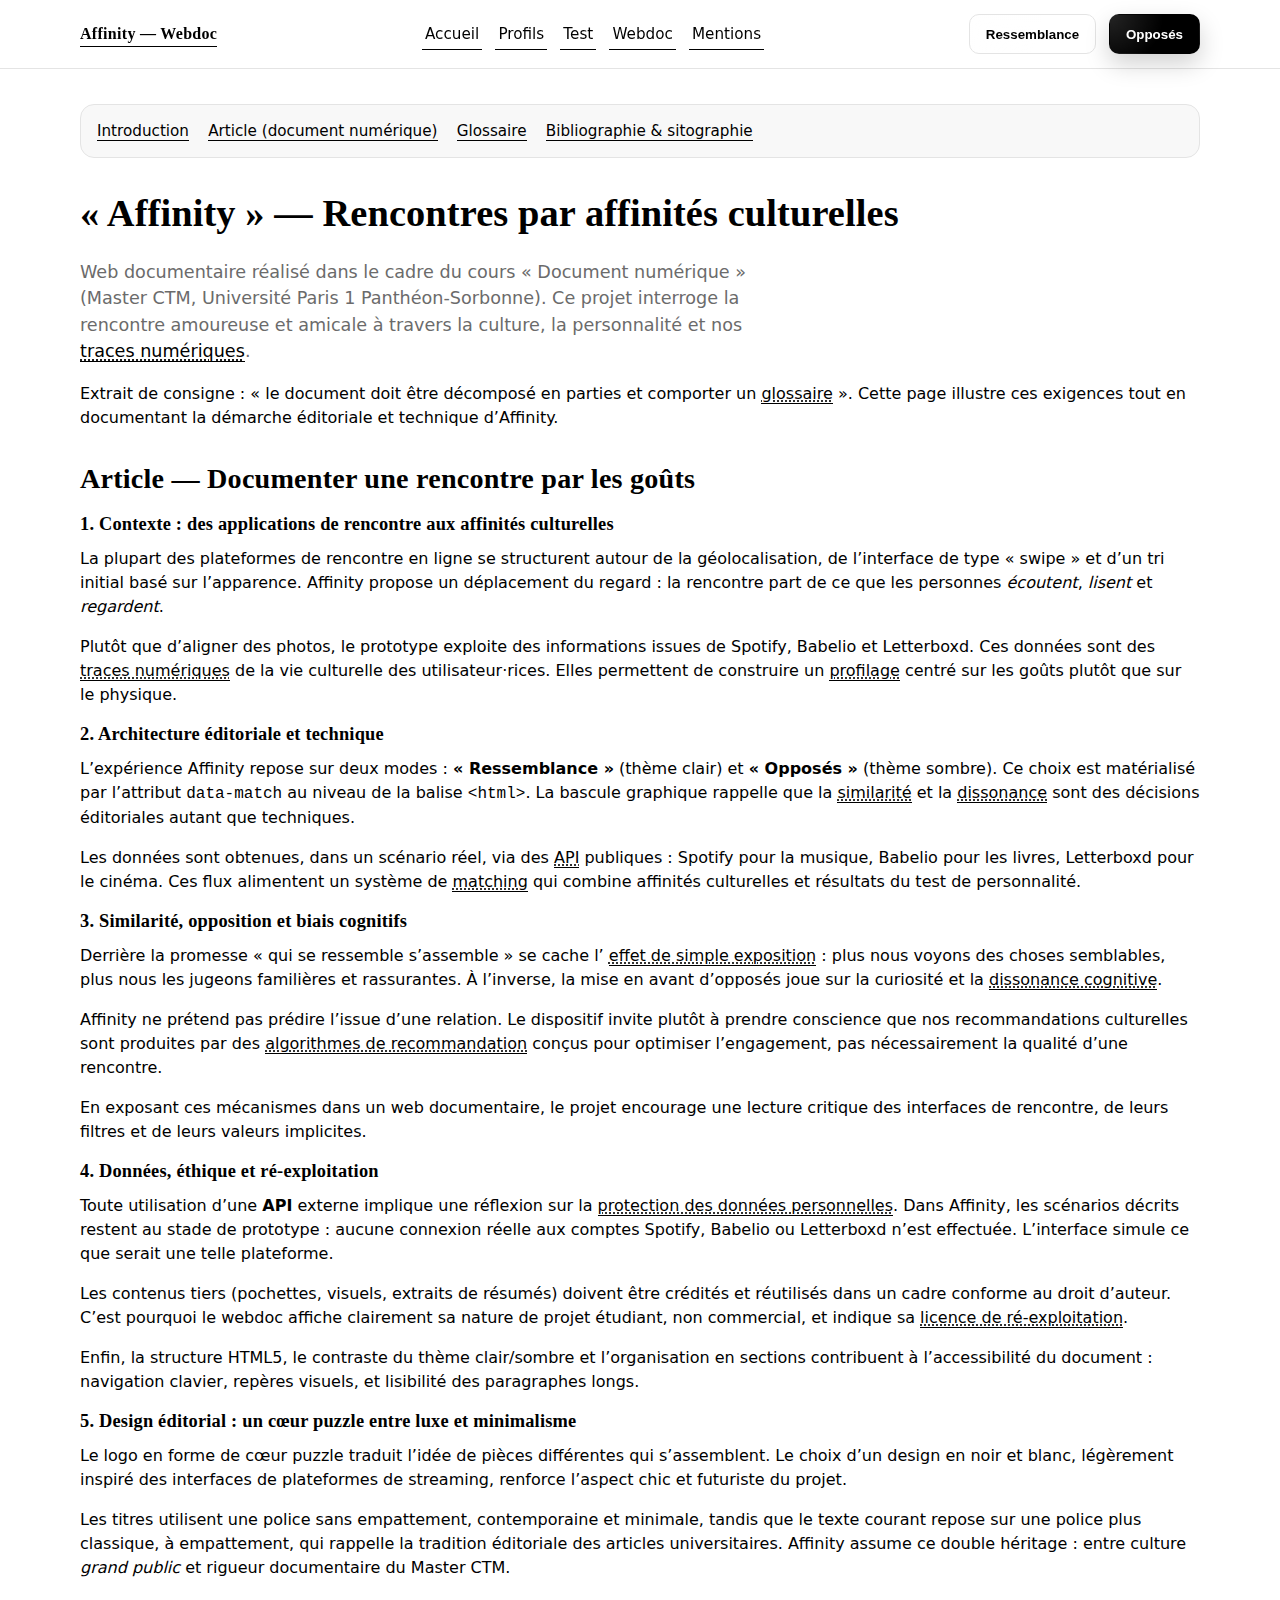
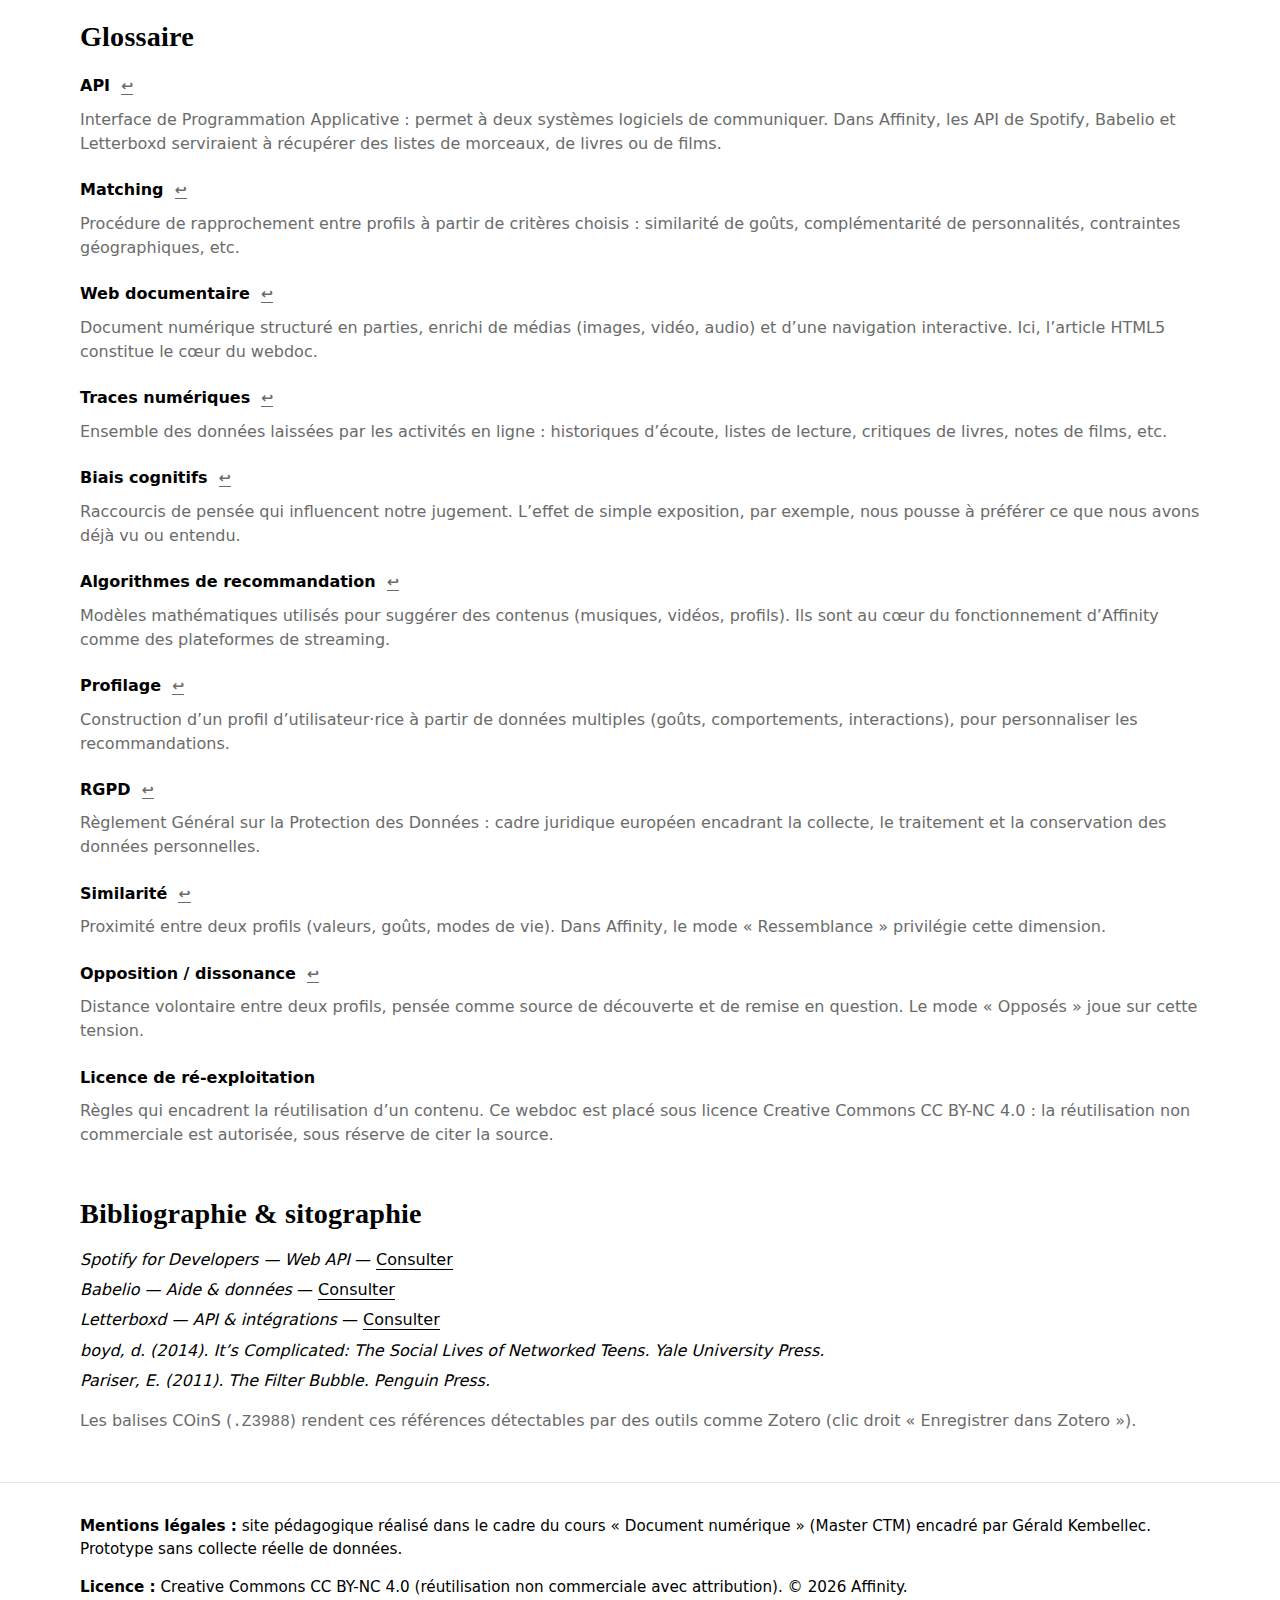
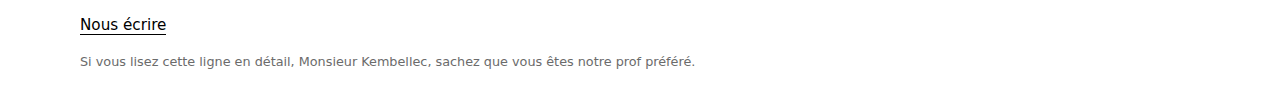
<file: webdocold.html>
<!doctype html>
<html lang="fr" data-match="similar">
<head>
  <meta charset="utf-8">
  <title>Affinity — Web documentaire (Document numérique)</title>
  <meta name="viewport" content="width=device-width,initial-scale=1">
  <meta name="description" content="Web documentaire Affinity : rencontres par affinités culturelles et personnalité (projet Master CTM, cours Document numérique).">
  <link rel="stylesheet" href="style.css">
</head>

<body>
  <!-- HEADER GLOBAL -->
  <header class="header">
    <div class="container nav">
      <a class="logo-title brand" href="index.html" aria-label="Retour à l’accueil">
        <span>Affinity — Webdoc</span>
      </a>

      <!-- NAV PRINCIPALE DU SITE -->
      <nav class="main-nav" aria-label="Navigation principale">
        <div class="list--inline">
          <a href="index.html">Accueil</a>
          <a href="profils.html">Profils</a>
          <a href="quiz.html">Test</a>
          <a href="webdoc.html" aria-current="page">Webdoc</a>
          <a href="mentions.html">Mentions</a>
        </div>
      </nav>

      <!-- SWITCH MODE -->
      <div class="list--inline" role="group" aria-label="Choix de mode">
        <button class="btn btn--ghost" id="btnSimilar" type="button" title="Qui se ressemble s’assemble">Ressemblance</button>
        <button class="btn" id="btnOpposites" type="button" title="Les opposés s’attirent">Opposés</button>
      </div>
    </div>
  </header>

  <!-- CONTENU PRINCIPAL -->
  <main class="container" style="padding:2.2rem 0 3rem;">

    <!-- SOMMAIRE DU WEBDOC -->
    <nav class="toc" aria-label="Sommaire du web documentaire">
      <ul>
        <li><a href="#intro">Introduction</a></li>
        <li><a href="#article">Article (document numérique)</a></li>
        <li><a href="#glossaire">Glossaire</a></li>
        <li><a href="#biblio">Bibliographie & sitographie</a></li>
      </ul>
    </nav>

    <!-- INTRODUCTION -->
    <section id="intro" class="stack-2" style="margin-bottom:2rem;">
      <h1>« Affinity » — Rencontres par affinités culturelles</h1>
      <p class="lead">
        Web documentaire réalisé dans le cadre du cours « Document numérique » (Master CTM, Université Paris 1 Panthéon-Sorbonne). 
        Ce projet interroge la rencontre amoureuse et amicale à travers la culture, la personnalité et nos 
        <a class="def-ref" href="#g-traces" id="u-traces">traces numériques</a>.
      </p>
      <p>
        Extrait de consigne : « le document doit être décomposé en parties et comporter un 
        <a class="def-ref" href="#g-webdoc" id="u-webdoc">glossaire</a> ». 
        Cette page illustre ces exigences tout en documentant la démarche éditoriale et technique d’Affinity.
      </p>
    </section>

    <!-- ARTICLE (au sens HTML5) -->
    <article id="article" aria-labelledby="titre-article">
      <h2 id="titre-article">Article — Documenter une rencontre par les goûts</h2>
    </article>
      <!-- PARTIE 1 -->
      <section id="partie-1" class="stack-2">
        <h3>1. Contexte : des applications de rencontre aux affinités culturelles</h3>
        <p>
          La plupart des plateformes de rencontre en ligne se structurent autour de la 
          géolocalisation, de l’interface de type « swipe » et d’un tri initial basé 
          sur l’apparence. Affinity propose un déplacement du regard : la rencontre part 
          de ce que les personnes <em>écoutent</em>, <em>lisent</em> et <em>regardent</em>.
        </p>
        <p>
          Plutôt que d’aligner des photos, le prototype exploite des informations issues de 
          Spotify, Babelio et Letterboxd. Ces données sont des 
          <a class="def-ref" href="#g-traces">traces numériques</a> de la vie culturelle 
          des utilisateur·rices. Elles permettent de construire un 
          <a class="def-ref" href="#g-profilage" id="u-profilage">profilage</a> centré sur les goûts 
          plutôt que sur le physique.
        </p>
      </section>

      <!-- PARTIE 2 -->
      <section id="partie-2" class="stack-2">
        <h3>2. Architecture éditoriale et technique</h3>
        <p>
          L’expérience Affinity repose sur deux modes : 
          <strong>« Ressemblance »</strong> (thème clair) et 
          <strong>« Opposés »</strong> (thème sombre). Ce choix est matérialisé par 
          l’attribut <code>data-match</code> au niveau de la balise 
          <code>&lt;html&gt;</code>. La bascule graphique rappelle que la 
          <a class="def-ref" href="#g-similarite" id="u-similarite">similarité</a> 
          et la <a class="def-ref" href="#g-opposition" id="u-opposition">dissonance</a> 
          sont des décisions éditoriales autant que techniques.
        </p>
        <p>
          Les données sont obtenues, dans un scénario réel, via des 
          <a class="def-ref" href="#g-api" id="u-api">API</a> publiques : 
          Spotify pour la musique, Babelio pour les livres, Letterboxd pour le cinéma. 
          Ces flux alimentent un système de 
          <a class="def-ref" href="#g-matching" id="u-matching">matching</a> 
          qui combine affinités culturelles et résultats du test de personnalité.
        </p>
      </section>

      <!-- PARTIE 3 -->
      <section id="partie-3" class="stack-2">
        <h3>3. Similarité, opposition et <span lang="en">biais cognitifs</span></h3>
        <p>
          Derrière la promesse « qui se ressemble s’assemble » se cache l’
          <a class="def-ref" href="#g-biais" id="u-biais">effet de simple exposition</a> : 
          plus nous voyons des choses semblables, plus nous les jugeons familières et rassurantes. 
          À l’inverse, la mise en avant d’opposés joue sur la curiosité et la 
          <a class="def-ref" href="#g-opposition">dissonance cognitive</a>.
        </p>
        <p>
          Affinity ne prétend pas prédire l’issue d’une relation. Le dispositif invite plutôt 
          à prendre conscience que nos recommandations culturelles sont produites par des 
          <a class="def-ref" href="#g-algo" id="u-algo">algorithmes de recommandation</a> 
          conçus pour optimiser l’engagement, pas nécessairement la qualité d’une rencontre.
        </p>
        <p>
          En exposant ces mécanismes dans un web documentaire, le projet encourage une lecture 
          critique des interfaces de rencontre, de leurs filtres et de leurs valeurs implicites.
        </p>
      </section>

      <!-- PARTIE 4 -->
      <section id="partie-4" class="stack-2">
        <h3>4. Données, éthique et ré-exploitation</h3>
        <p>
          Toute utilisation d’une <strong>API</strong> externe implique une réflexion sur la 
          <a class="def-ref" href="#g-rgpd" id="u-rgpd">protection des données personnelles</a>. 
          Dans Affinity, les scénarios décrits restent au stade de prototype : 
          aucune connexion réelle aux comptes Spotify, Babelio ou Letterboxd n’est effectuée. 
          L’interface simule ce que serait une telle plateforme.
        </p>
        <p>
          Les contenus tiers (pochettes, visuels, extraits de résumés) doivent être crédités 
          et réutilisés dans un cadre conforme au droit d’auteur. C’est pourquoi le webdoc 
          affiche clairement sa nature de projet étudiant, non commercial, et indique sa 
          <a class="def-ref" href="#g-licence">licence de ré-exploitation</a>.
        </p>
        <p>
          Enfin, la structure HTML5, le contraste du thème clair/sombre et l’organisation en 
          sections contribuent à l’accessibilité du document : navigation clavier, repères visuels, 
          et lisibilité des paragraphes longs.
        </p>
      </section>

      <!-- PARTIE 5 -->
      <section id="partie-5" class="stack-2">
        <h3>5. Design éditorial : un cœur puzzle entre luxe et minimalisme</h3>
        <p>
          Le logo en forme de cœur puzzle traduit l’idée de pièces différentes qui s’assemblent. 
          Le choix d’un design en noir et blanc, légèrement inspiré des interfaces de plateformes 
          de streaming, renforce l’aspect chic et futuriste du projet. 
        </p>
        <p>
          Les titres utilisent une police sans empattement, contemporaine et minimale, tandis que 
          le texte courant repose sur une police plus classique, à empattement, qui rappelle la 
          tradition éditoriale des articles universitaires. Affinity assume ce double héritage : 
          entre culture <em>grand public</em> et rigueur documentaire du Master CTM.
        </p>
      </section>

    <!-- GLOSSAIRE COMPLET -->
    <section id="glossaire" style="margin-top:2.5rem;">
      <h2>Glossaire</h2>
      <dl>
        <dt id="g-api">
          API 
          <a class="backref" href="#u-api" aria-label="Revenir à l’usage d’API">↩︎</a>
        </dt>
        <dd>
          Interface de Programmation Applicative : permet à deux systèmes logiciels de communiquer.
          Dans Affinity, les API de Spotify, Babelio et Letterboxd serviraient à récupérer des listes 
          de morceaux, de livres ou de films.
        </dd>

        <dt id="g-matching">
          Matching 
          <a class="backref" href="#u-matching" aria-label="Revenir à l’usage de matching">↩︎</a>
        </dt>
        <dd>
          Procédure de rapprochement entre profils à partir de critères choisis : similarité de goûts, 
          complémentarité de personnalités, contraintes géographiques, etc.
        </dd>

        <dt id="g-webdoc">
          Web documentaire 
          <a class="backref" href="#u-webdoc" aria-label="Revenir à l’usage de web documentaire">↩︎</a>
        </dt>
        <dd>
          Document numérique structuré en parties, enrichi de médias (images, vidéo, audio) et 
          d’une navigation interactive. Ici, l’article HTML5 constitue le cœur du webdoc.
        </dd>

        <dt id="g-traces">
          Traces numériques 
          <a class="backref" href="#u-traces" aria-label="Revenir à l’usage de traces numériques">↩︎</a>
        </dt>
        <dd>
          Ensemble des données laissées par les activités en ligne : historiques d’écoute, listes 
          de lecture, critiques de livres, notes de films, etc.
        </dd>

        <dt id="g-biais">
          Biais cognitifs 
          <a class="backref" href="#u-biais" aria-label="Revenir à l’usage de biais cognitifs">↩︎</a>
        </dt>
        <dd>
          Raccourcis de pensée qui influencent notre jugement. L’effet de simple exposition, par 
          exemple, nous pousse à préférer ce que nous avons déjà vu ou entendu.
        </dd>

        <dt id="g-algo">
          Algorithmes de recommandation 
          <a class="backref" href="#u-algo" aria-label="Revenir à l’usage d’algorithmes de recommandation">↩︎</a>
        </dt>
        <dd>
          Modèles mathématiques utilisés pour suggérer des contenus (musiques, vidéos, profils). 
          Ils sont au cœur du fonctionnement d’Affinity comme des plateformes de streaming.
        </dd>

        <dt id="g-profilage">
          Profilage 
          <a class="backref" href="#u-profilage" aria-label="Revenir à l’usage de profilage">↩︎</a>
        </dt>
        <dd>
          Construction d’un profil d’utilisateur·rice à partir de données multiples 
          (goûts, comportements, interactions), pour personnaliser les recommandations.
        </dd>

        <dt id="g-rgpd">
          RGPD 
          <a class="backref" href="#u-rgpd" aria-label="Revenir à l’usage de RGPD">↩︎</a>
        </dt>
        <dd>
          Règlement Général sur la Protection des Données : cadre juridique européen encadrant 
          la collecte, le traitement et la conservation des données personnelles.
        </dd>

        <dt id="g-similarite">
          Similarité 
          <a class="backref" href="#u-similarite" aria-label="Revenir à l’usage de similarité">↩︎</a>
        </dt>
        <dd>
          Proximité entre deux profils (valeurs, goûts, modes de vie). Dans Affinity, le mode 
          « Ressemblance » privilégie cette dimension.
        </dd>

        <dt id="g-opposition">
          Opposition / dissonance 
          <a class="backref" href="#u-opposition" aria-label="Revenir à l’usage d’opposition">↩︎</a>
        </dt>
        <dd>
          Distance volontaire entre deux profils, pensée comme source de découverte et de 
          remise en question. Le mode « Opposés » joue sur cette tension.
        </dd>

        <dt id="g-licence">
          Licence de ré-exploitation
        </dt>
        <dd>
          Règles qui encadrent la réutilisation d’un contenu. Ce webdoc est placé sous licence 
          Creative Commons CC BY-NC 4.0 : la réutilisation non commerciale est autorisée, sous 
          réserve de citer la source.
        </dd>
      </dl>
    </section>

    <!-- BIBLIOGRAPHIE / SITOGRAPHIE (avec COinS) -->
    <section id="biblio" style="margin-top:2.5rem;">
      <h2>Bibliographie & sitographie</h2>
      <ul class="biblio">
        <li>
          <cite>Spotify for Developers — Web API</cite> — 
          <a href="https://developer.spotify.com/documentation/web-api" target="_blank" rel="noopener">Consulter</a>
          <span class="Z3988" title="ctx_ver=Z39.88-2004&rft.genre=unknown&rft.title=Spotify%20Web%20API&rft_id=https://developer.spotify.com/documentation/web-api"></span>
        </li>
        <li>
          <cite>Babelio — Aide & données</cite> — 
          <a href="https://www.babelio.com" target="_blank" rel="noopener">Consulter</a>
          <span class="Z3988" title="ctx_ver=Z39.88-2004&rft.genre=unknown&rft.title=Babelio&rft_id=https://www.babelio.com"></span>
        </li>
        <li>
          <cite>Letterboxd — API & intégrations</cite> — 
          <a href="https://letterboxd.com/about/api/" target="_blank" rel="noopener">Consulter</a>
          <span class="Z3988" title="ctx_ver=Z39.88-2004&rft.genre=unknown&rft.title=Letterboxd%20API&rft_id=https://letterboxd.com/about/api/"></span>
        </li>
        <li>
          <cite>boyd, d. (2014). <span lang="en">It’s Complicated: The Social Lives of Networked Teens</span>. Yale University Press.</cite>
          <span class="Z3988" title="ctx_ver=Z39.88-2004&rft_val_fmt=info:ofi/fmt:kev:mtx:book&rft.genre=book&rft.btitle=It%27s%20Complicated&rft.aulast=boyd&rft.au=danah%20boyd&rft.date=2014&rft.pub=Yale%20University%20Press"></span>
        </li>
        <li>
          <cite>Pariser, E. (2011). <span lang="en">The Filter Bubble</span>. Penguin Press.</cite>
          <span class="Z3988" title="ctx_ver=Z39.88-2004&rft_val_fmt=info:ofi/fmt:kev:mtx:book&rft.genre=book&rft.btitle=The%20Filter%20Bubble&rft.aulast=Pariser&rft.au=Eli%20Pariser&rft.date=2011&rft.pub=Penguin%20Press"></span>
        </li>
      </ul>
      <p class="muted">
        Les balises COinS (<code>.Z3988</code>) rendent ces références détectables par des outils 
        comme Zotero (clic droit &laquo; Enregistrer dans Zotero &raquo;).
      </p>
    </section>
  </main>

  <!-- PIED DE PAGE -->
  <footer class="footer">
    <div class="container stack-2">
      <p>
        <strong>Mentions légales :</strong> site pédagogique réalisé dans le cadre du cours 
        « Document numérique » (Master CTM) encadré par Gérald Kembellec. Prototype sans collecte 
        réelle de données.
      </p>
      <p>
        <strong>Licence :</strong> Creative Commons CC BY-NC 4.0 (réutilisation non commerciale 
        avec attribution). © <span id="year"></span> Affinity.
      </p>
      <p>
        <a href="mailto:sgr.claire@gmail.com?subject=Projet%20Affinity%20%E2%80%94%20Webdoc&body=Bonjour,%20je%20vous%20%C3%A9cris%20%C3%A0%20propos%20du%20webdoc%20Affinity.">
          Nous écrire
        </a>
      </p>
      <p class="muted" style="font-size:.8rem">
        Si vous lisez cette ligne en détail, Monsieur Kembellec, sachez que vous êtes notre prof préféré.
      </p>
    </div>
  </footer>

  <!-- JS -->
  <script>
    // année dynamique
    document.getElementById('year').textContent = new Date().getFullYear();

    // bascule de thème
    const root = document.documentElement;
    document.getElementById('btnSimilar').addEventListener('click', () => {
      root.setAttribute('data-match', 'similar');
    });
    document.getElementById('btnOpposites').addEventListener('click', () => {
      root.setAttribute('data-match', 'opposites');
    });
  </script>
</body>
</html>
</file>
<file: style.css>
/* =========================================
   AFFINITY — Design System (Noir & Blanc)
   Thèmes : clair (similar) / sombre (opposites)
   Typo : serif chic (titres) + sans contemporaine (texte)
   ========================================= */

/* ---------- Reset doux + base ---------- */
*,
*::before,
*::after { box-sizing: border-box; }

html { -webkit-text-size-adjust: 100%; }

body {
  margin: 0;
  font-family: var(--font-sans);
  font-size: 16px;
  line-height: 1.5;
  background: var(--bg);
  color: var(--fg);
  accent-color: var(--accent);
  -webkit-font-smoothing: antialiased;
  text-rendering: optimizeLegibility;
}

/* ---------- Variables par défaut ---------- */
:root {
  /* Typographies */
  --font-serif: "Georgia", "Times New Roman", ui-serif, serif;   /* titres */
  --font-sans: "Inter", "SF Pro Text", system-ui, -apple-system, Arial, sans-serif;

  /* Palette N&B */
  --white:#fff; --black:#000;
  --g-10:#f7f7f7; --g-20:#eee; --g-30:#e4e4e4; --g-40:#cfcfcf;
  --g-50:#b3b3b3; --g-60:#8f8f8f; --g-70:#6b6b6b; --g-80:#4a4a4a; --g-90:#2a2a2a;

  /* Thème (surclassé par data-match) */
  --bg: var(--white);
  --fg: var(--black);
  --muted: var(--g-70);
  --elev: var(--g-10);
  --outline: var(--g-30);
  --outline-strong: var(--g-60);
  --card: var(--white);
  --accent: var(--black);
  --accent-contrast: var(--white);

  /* Rythme & UI */
  --radius-xs: 6px; --radius-sm: 10px; --radius-md: 14px;
  --gap-1:.5rem; --gap-2:.75rem; --gap-3:1rem; --gap-4:1.25rem; --gap-5:1.75rem;
  --shadow-1: 0 1px 0 rgba(0,0,0,.06), 0 1px 12px rgba(0,0,0,.05);
  --shadow-2: 0 18px 45px rgba(0,0,0,.18);

  --container: 1120px;
  --t: 180ms cubic-bezier(.2,.8,.2,1);
}

/* ---------- Thèmes ---------- */
:root[data-match="similar"] {
  --bg: var(--white); 
  --fg: var(--black);
  --muted: var(--g-70); 
  --elev: var(--g-10);
  --outline: var(--g-30); 
  --outline-strong: var(--g-60);
  --card: var(--white); 
  --accent: var(--black); 
  --accent-contrast: var(--white);
}

:root[data-match="opposites"] {
  --bg: var(--black); 
  --fg: var(--white);
  --muted: var(--g-50); 
  --elev: var(--g-90);
  --outline: var(--g-80); 
  --outline-strong: var(--g-60);
  --card: #0d0d0d; 
  --accent: var(--white); 
  --accent-contrast: var(--black);
}

/* Préférence système (si pas de choix explicite) */
@media (prefers-color-scheme: dark) {
  :root:not([data-match]) {
    --bg: var(--black); 
    --fg: var(--white);
    --muted: var(--g-50); 
    --elev: var(--g-90);
    --outline: var(--g-80); 
    --outline-strong: var(--g-60);
    --card:#0d0d0d; 
    --accent: var(--white); 
    --accent-contrast: var(--black);
  }
}

/* ---------- Grille & conteneurs ---------- */
.container { 
  width: min(100% - 2rem, var(--container)); 
  margin-inline: auto; 
}

main .container { 
  padding-inline: .5rem; 
} /* souffle latéral pour pages longues */

.grid { 
  display: grid; 
  gap: var(--gap-4); 
}

.grid--2 { 
  grid-template-columns: 1fr 1fr; 
}

.grid--3 { 
  grid-template-columns: repeat(3, 1fr); 
}

/* Grille responsive pour cartes */
.grid--cards { 
  grid-template-columns: repeat(auto-fit, minmax(280px, 1fr)); 
}

@media (max-width: 900px) {
  .grid--2, 
  .grid--3 { 
    grid-template-columns: 1fr; 
  }

  .nav {
    flex-wrap: wrap;
    align-items: flex-start;
  }

  .main-nav {
    order: 3;
    width: 100%;
  }

  .main-nav .list--inline {
    justify-content: flex-start;
    flex-wrap: wrap;
  }
}

/* ---------- Typo ---------- */
h1, h2, h3, .display {
  font-family: var(--font-serif);
  letter-spacing: .2px;
  line-height: 1.2;
  margin: 0 0 .6em;
}

h1 { 
  font-size: clamp(2rem, 3vw, 3rem); 
  letter-spacing:.1px; 
}

h2 { 
  font-size: clamp(1.5rem, 2.2vw, 2.2rem); 
}

h3 { 
  font-size: clamp(1.15rem, 1.4vw, 1.35rem); 
}

p { 
  margin: 0 0 1em; 
  color: var(--fg); 
}

.lead { 
  font-size: 1.1rem; 
  color: var(--muted); 
  max-width: 60ch; 
}

.muted {
  color: var(--muted);
}

/* Liens minimalistes */
a {
  color: var(--fg);
  text-decoration: none;
  background: linear-gradient(currentColor, currentColor) 0 100% / 100% 1px no-repeat;
  padding-bottom: 1px;
  transition: opacity var(--t), background-size var(--t), color var(--t);
}

a:hover { 
  opacity: .8; 
  background-size: 0 1px; 
}

/* ---------- Header / Nav ---------- */
.header {
  position: sticky; 
  top: 0; 
  z-index: 10;
  backdrop-filter: blur(14px);
  background: color-mix(in oklab, var(--bg) 92%, transparent);
  border-bottom: 1px solid var(--outline);
}

.nav { 
  display: flex; 
  align-items: center; 
  justify-content: space-between; 
  gap: var(--gap-3); 
  padding: .9rem 0; 
}

.logo-title { 
  display:flex; 
  align-items:center; 
  gap:.6rem; 
  font-family:var(--font-serif); 
  font-weight:700; 
  letter-spacing:.3px; 
}

.logo-title img {
  width: 26px;
  height: 26px;
  filter: drop-shadow(0 4px 10px rgba(0,0,0,.25));
}

.main-nav .list--inline a { 
  padding:.3rem .2rem; 
  font-size:.95rem;
}

/* ---------- Boutons ---------- */
.btn {
  --btn-bg: var(--accent); 
  --btn-fg: var(--accent-contrast);
  display: inline-flex; 
  align-items: center; 
  justify-content: center;
  gap: .55rem; 
  padding: .7rem 1rem;
  border-radius: var(--radius-sm); 
  border: 1px solid transparent;
  background: radial-gradient(circle at 0 0, rgba(255,255,255,.14), transparent 55%), var(--btn-bg);
  color: var(--btn-fg);
  font-weight: 600; 
  cursor: pointer; 
  user-select: none;
  transition: transform var(--t), opacity var(--t), background var(--t), color var(--t), box-shadow var(--t);
  box-shadow: 0 10px 24px rgba(0,0,0,.18);
}

.btn:hover { 
  transform: translateY(-1px); 
  box-shadow: 0 16px 30px rgba(0,0,0,.28);
}

.btn:active { 
  transform: translateY(0); 
  box-shadow: 0 6px 14px rgba(0,0,0,.18);
}

.btn--ghost { 
  --btn-bg: transparent; 
  --btn-fg: var(--fg); 
  border-color: var(--outline); 
  box-shadow: none;
}

.btn--ghost:hover {
  background: color-mix(in oklab, var(--elev) 70%, transparent);
}

.btn--subtle { 
  --btn-bg: var(--elev); 
  --btn-fg: var(--fg); 
  border-color: var(--outline); 
  box-shadow:none;
}

/* ---------- Champs & formulaires ---------- */
.field { 
  display: grid; 
  gap: .4rem; 
}

.label { 
  font-size: .9rem; 
  color: var(--muted); 
}

.input, .select, .textarea {
  width: 100%; 
  background: var(--card); 
  color: var(--fg);
  border: 1px solid var(--outline); 
  border-radius: var(--radius-sm);
  padding: .75rem .9rem; 
  transition: border-color var(--t), box-shadow var(--t), background var(--t);
}

.input::placeholder { 
  color: color-mix(in oklab, var(--muted) 80%, transparent); 
}

.input:focus, .select:focus, .textarea:focus {
  outline: none; 
  border-color: var(--outline-strong);
  box-shadow: 0 0 0 3px color-mix(in oklab, var(--accent) 25%, transparent);
}

/* ---------- Cartes / Profils ---------- */
.card {
  background: radial-gradient(circle at 0 0, rgba(255,255,255,.09), transparent 55%), var(--card);
  border:1px solid var(--outline); 
  border-radius: var(--radius-md);
  box-shadow: var(--shadow-1); 
  padding: var(--gap-4);
  display:grid; 
  gap: var(--gap-3);
  transition: transform var(--t), box-shadow var(--t), border-color var(--t), background var(--t);
  height: 100%; /* égaliser */
}

.card:hover { 
  transform: translateY(-4px); 
  box-shadow: var(--shadow-2); 
  border-color: var(--outline-strong); 
}

.card__header { 
  display:flex; 
  align-items:center; 
  justify-content:space-between; 
  gap: var(--gap-3); 
}

.card__header + p { 
  margin-top: .25rem; 
}

.avatar { 
  width:64px; 
  aspect-ratio:1; 
  border-radius:50%; 
  background: radial-gradient(circle at 30% 20%, rgba(255,255,255,.5), transparent 55%), var(--elev); 
  border:1px solid var(--outline); 
}

/* Badges */
.badges { 
  display:flex; 
  flex-wrap:wrap; 
  gap:.4rem; 
}

.badge {
  display:inline-flex; 
  align-items:center; 
  gap:.4rem;
  padding:.35rem .6rem; 
  border-radius:999px;
  background:var(--elev); 
  border:1px solid var(--outline);
  font-size:.85rem; 
  color:var(--fg); 
  line-height:1;
}

.badge__dot { 
  width:.5rem; 
  aspect-ratio:1; 
  border-radius:50%; 
  background:var(--fg); 
  translate:0 .5px; 
}

/* Services tiers (monochrome) */
.badge--spotify .badge__dot,
.badge--babelio .badge__dot,
.badge--letterboxd .badge__dot { 
  background: var(--fg); 
}

/* KPI compatibilité */
.kpi { 
  display:grid; 
  gap:.4rem; 
  margin-top:.25rem; 
}

.kpi__bar { 
  height:8px; 
  border-radius:999px; 
  background:var(--elev); 
  overflow:clip; 
  border:1px solid var(--outline); 
}

.kpi__fill { 
  height:100%; 
  width:var(--p,50%); 
  background:var(--fg); 
  transition: width 280ms ease; 
}

/* Liste de KPI pour la page profils */
.kpi-list {
  list-style: none;
  padding-left: 0;
  margin: .75rem 0 0;
  font-size: .95rem;
  color: var(--muted);
}

/* ---------- Sections / Héros ---------- */
.section { 
  padding: clamp(2.2rem, 5vw, 3rem) 0; 
}

.hero { 
  padding: clamp(3rem, 6vw, 6rem) 0; 
  border-bottom:1px solid var(--outline); 
}

.hero--video { 
  display:grid; 
  place-items:center; 
  padding:4rem 0; 
}

.hero--video video { 
  width:min(900px, 92vw); 
  border:1px solid var(--outline); 
  border-radius:12px; 
  filter: grayscale(100%); 
}

/* Visual doc image */
.doc-image {
  max-width: min(900px, 100%);
  border-radius: 14px;
  border: 1px solid var(--outline);
  box-shadow: var(--shadow-1);
}

/* ---------- Listes ---------- */
.list { 
  display:grid; 
  gap:.75rem; 
}

.list--inline { 
  display:flex; 
  gap:.8rem; 
  flex-wrap:wrap; 
}

/* ---------- Chips (filtres, sources) ---------- */
.chips {
  display: flex;
  flex-wrap: wrap;
  gap: .5rem;
}

.chip {
  padding: .35rem .7rem;
  border-radius: 999px;
  border: 1px solid var(--outline);
  background: var(--elev);
  font-size: .8rem;
  text-transform: uppercase;
  letter-spacing: .08em;
}

/* ---------- TOC (Sommaire du webdoc) ---------- */
.toc {
  border-radius: var(--radius-md);
  border: 1px solid var(--outline);
  padding: .9rem 1rem;
  margin-bottom: 2rem;
  background: color-mix(in oklab, var(--elev) 85%, transparent);
  font-size: .95rem;
}

.toc ul {
  list-style: none;
  padding: 0;
  margin: 0;
  display:flex;
  flex-wrap:wrap;
  gap: .75rem 1.2rem;
}

/* ---------- Quiz (test de personnalité) ---------- */
.quiz { 
  display:grid; 
  gap: var(--gap-4); 
}

.quiz__question { 
  font-family: var(--font-serif); 
  font-size: 1.05rem; 
}

.quiz__question legend {
  margin-bottom: .6rem;
}

.quiz__option {
  display:grid; 
  align-items:start; 
  grid-template-columns:1.2rem 1fr; 
  gap:.75rem;
  padding:.7rem .9rem; 
  border:1px solid var(--outline); 
  border-radius: var(--radius-sm);
  background: var(--card); 
  transition: border-color var(--t), background var(--t), box-shadow var(--t);
}

.quiz__option:hover { 
  border-color: var(--outline-strong); 
  box-shadow: 0 10px 24px rgba(0,0,0,.16);
}

.quiz__option input[type="radio"] {
  margin-top: .3rem;
}

.quiz__result {
  background: var(--card);
  border-radius: var(--radius-md);
  border: 1px solid var(--outline);
  padding: 1.5rem 1.75rem;
  box-shadow: var(--shadow-1);
}

/* Ancien .option remplacé par .quiz__option (cohérent avec HTML) */

/* ---------- Glossaire & Biblio ---------- */
article { 
  display:grid; 
  gap:1.25rem; 
}

article section { 
  scroll-margin-top: 6rem; 
}

dl { 
  display:grid; 
  gap:.6rem; 
}

dt { 
  font-weight:700; 
}

dd { 
  margin:0 0 .6rem 0; 
  color: var(--muted); 
}

/* Guillemets françaises pour <q> */
q { 
  quotes: "« " " »" "‹ " " ›"; 
}

q::before { 
  content: open-quote; 
}

q::after { 
  content: close-quote; 
}

/* Liens de définition / retour d’usage */
.def-ref { 
  text-decoration: underline dotted; 
  text-underline-offset: 2px; 
}

.backref { 
  font-size: .9rem; 
  color: var(--muted); 
  margin-left: .35rem; 
}

.biblio {
  list-style: none;
  padding-left: 0;
}

.biblio li { 
  margin:.4rem 0; 
}

/* Correction ancrage du glossaire (header sticky) */
[id^="g-"] {
  scroll-margin-top: 7rem;
}

dt[id^="g-"] {
  padding-top: .2rem;
}

/* COinS invisible */
.Z3988 {
  display: none;
}

/* ---------- Utils ---------- */
.stack-1 > * + * { margin-top: var(--gap-1); }
.stack-2 > * + * { margin-top: var(--gap-2); }
.stack-3 > * + * { margin-top: var(--gap-3); }

.center { 
  display:grid; 
  place-items:center; 
}

.hidden { 
  display:none !important; 
}

/* ---------- États / Accessibilité ---------- */
:focus-visible {
  outline: 3px solid color-mix(in oklab, var(--accent) 35%, transparent);
  outline-offset: 2px; 
  border-radius: 6px;
}

[aria-busy="true"] { 
  cursor: progress; 
}

/* Réduction d’animations si nécessaire */
@media (prefers-reduced-motion: reduce) {
  * { 
    transition: none !important; 
    animation: none !important; 
  }
}

/* Boost contraste si demandé */
@media (prefers-contrast: more) {
  :root {
    --outline: color-mix(in oklab, var(--fg) 20%, var(--outline));
    --outline-strong: color-mix(in oklab, var(--fg) 40%, var(--outline-strong));
  }
}

/* ---------- Footer ---------- */
.footer { 
  border-top:1px solid var(--outline); 
  padding:2rem 0; 
  color:var(--muted); 
  font-size:.95rem; 
}

.muted {
   margin:0;
}
  

.schema-fonctionnement {
   width:100%; 
   max-width:100%; 
   margin:1rem auto; 
   text-align:center; 
   display:block;
}
    
.img-schema {
    width:300px; 
   max-width:100%; 
   height:auto; 
   display:block;
   margin:auto;
}

    <figcaption 
      style="margin-top:0.5rem; font-size:0.85rem; font-style:italic; color:#666;">
      Figure 1 — Architecture générale du fonctionnement des API (source : OpenClassrooms).
</file>
